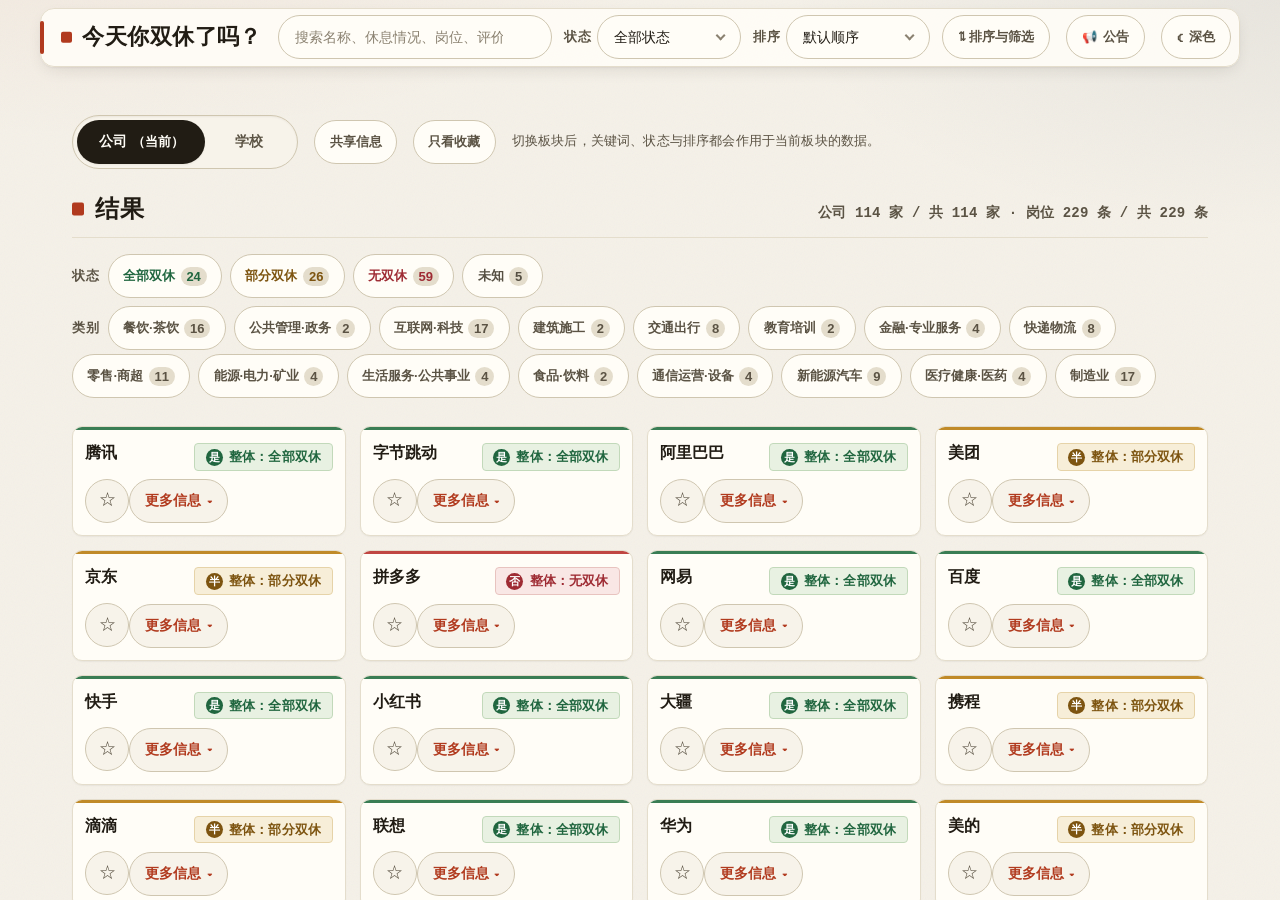
<file: index.html>
<!DOCTYPE html>
<html lang="zh-CN">
<head>
<meta charset="UTF-8">
<meta name="viewport" content="width=device-width, initial-scale=1">
<meta name="color-scheme" content="light dark">
<meta name="theme-color" content="#f5f1e8" media="(prefers-color-scheme: light)">
<meta name="theme-color" content="#14110d" media="(prefers-color-scheme: dark)">
<meta name="description" content="今天你双休了吗？纯静态站点入口，自动跳转到 web/index.html。">
<title>今天你双休了吗？— 入口</title>
<!-- GitHub Pages 入口（docs/SPEC.md §2.1）：只做跳转，不承载业务逻辑、不写死数据。 -->
<meta http-equiv="refresh" content="0; url=web/index.html">
<style>
  :root {
    color-scheme: light dark;
    --bg: #f5f1e8;
    --surface: #fffdf7;
    --border: #e4ddcc;
    --text: #211c14;
    --text-2: #5b5344;
    --accent: #b13a1e;
    --accent-hover: #8f2d15;
    --radius: 14px;
    --shadow: 0 1px 2px rgba(33, 26, 15, 0.05), 0 6px 18px -6px rgba(33, 26, 15, 0.14);
    --font-display: "Noto Serif SC", "Source Han Serif SC", "Source Han Serif CN",
      "STZhongsong", "STSong", "SimSun", serif;
  }
  @media (prefers-color-scheme: dark) {
    :root {
      --bg: #14110d;
      --surface: #1c1813;
      --border: #322c22;
      --text: #f0e9da;
      --text-2: #b3a992;
      --accent: #ff8a5f;
      --accent-hover: #ffa17e;
      --shadow: 0 1px 2px rgba(0, 0, 0, 0.45), 0 12px 32px -16px rgba(0, 0, 0, 0.7);
    }
  }
  * { box-sizing: border-box; }
  body {
    margin: 0;
    min-height: 100vh;
    display: grid;
    place-items: center;
    padding: 1.5rem;
    background-color: var(--bg);
    background-image:
      radial-gradient(900px 380px at 8% -8%, rgba(177, 58, 30, 0.08), transparent 62%),
      radial-gradient(700px 320px at 100% 0%, rgba(31, 42, 66, 0.06), transparent 55%);
    background-repeat: no-repeat;
    color: var(--text);
    font-family: -apple-system, BlinkMacSystemFont, "Segoe UI", "PingFang SC", "Hiragino Sans GB",
      "Microsoft YaHei", "Noto Sans SC", sans-serif;
    font-size: 16px;
    line-height: 1.75;
    letter-spacing: 0.01em;
    text-align: center;
  }
  .box {
    width: min(100%, 32rem);
    padding: clamp(1.75rem, 5vw, 2.75rem) clamp(1.25rem, 5vw, 2.25rem);
    border: 1px solid var(--border);
    border-radius: var(--radius);
    background: var(--surface);
    box-shadow: var(--shadow);
  }
  h1 {
    margin: 0 0 0.5rem;
    font-family: var(--font-display);
    font-weight: 900;
    font-size: 1.5rem;
    line-height: 1.35;
    letter-spacing: 0.02em;
  }
  h1::before {
    content: "";
    display: inline-block;
    width: 0.52em;
    height: 0.52em;
    margin-right: 0.45em;
    border-radius: 2px;
    background: var(--accent);
    transform: translateY(-0.06em);
  }
  p { margin: 0 0 1.5rem; color: var(--text-2); font-size: 0.9375rem; }
  a.enter {
    display: inline-flex;
    align-items: center;
    justify-content: center;
    min-height: 44px;
    padding: 0.6rem 1.4rem;
    border-radius: 6px;
    background: var(--accent);
    color: #fffaf4;
    font-weight: 600;
    text-decoration: none;
  }
  @media (prefers-color-scheme: dark) {
    a.enter { color: #2b1206; }
  }
  a.enter:hover { background: var(--accent-hover); }
  a.enter:focus-visible { outline: 3px solid var(--accent); outline-offset: 3px; }
  @media (prefers-reduced-motion: reduce) { * { transition: none !important; animation: none !important; } }
</style>
</head>
<body>
<main class="box">
  <h1>今天你双休了吗？</h1>
  <p>正在进入站点（web/index.html）。如果没有自动跳转，请点击下面的链接。</p>
  <a class="enter" href="web/index.html">点击这里进入</a>
</main>
</body>
</html>
</file>
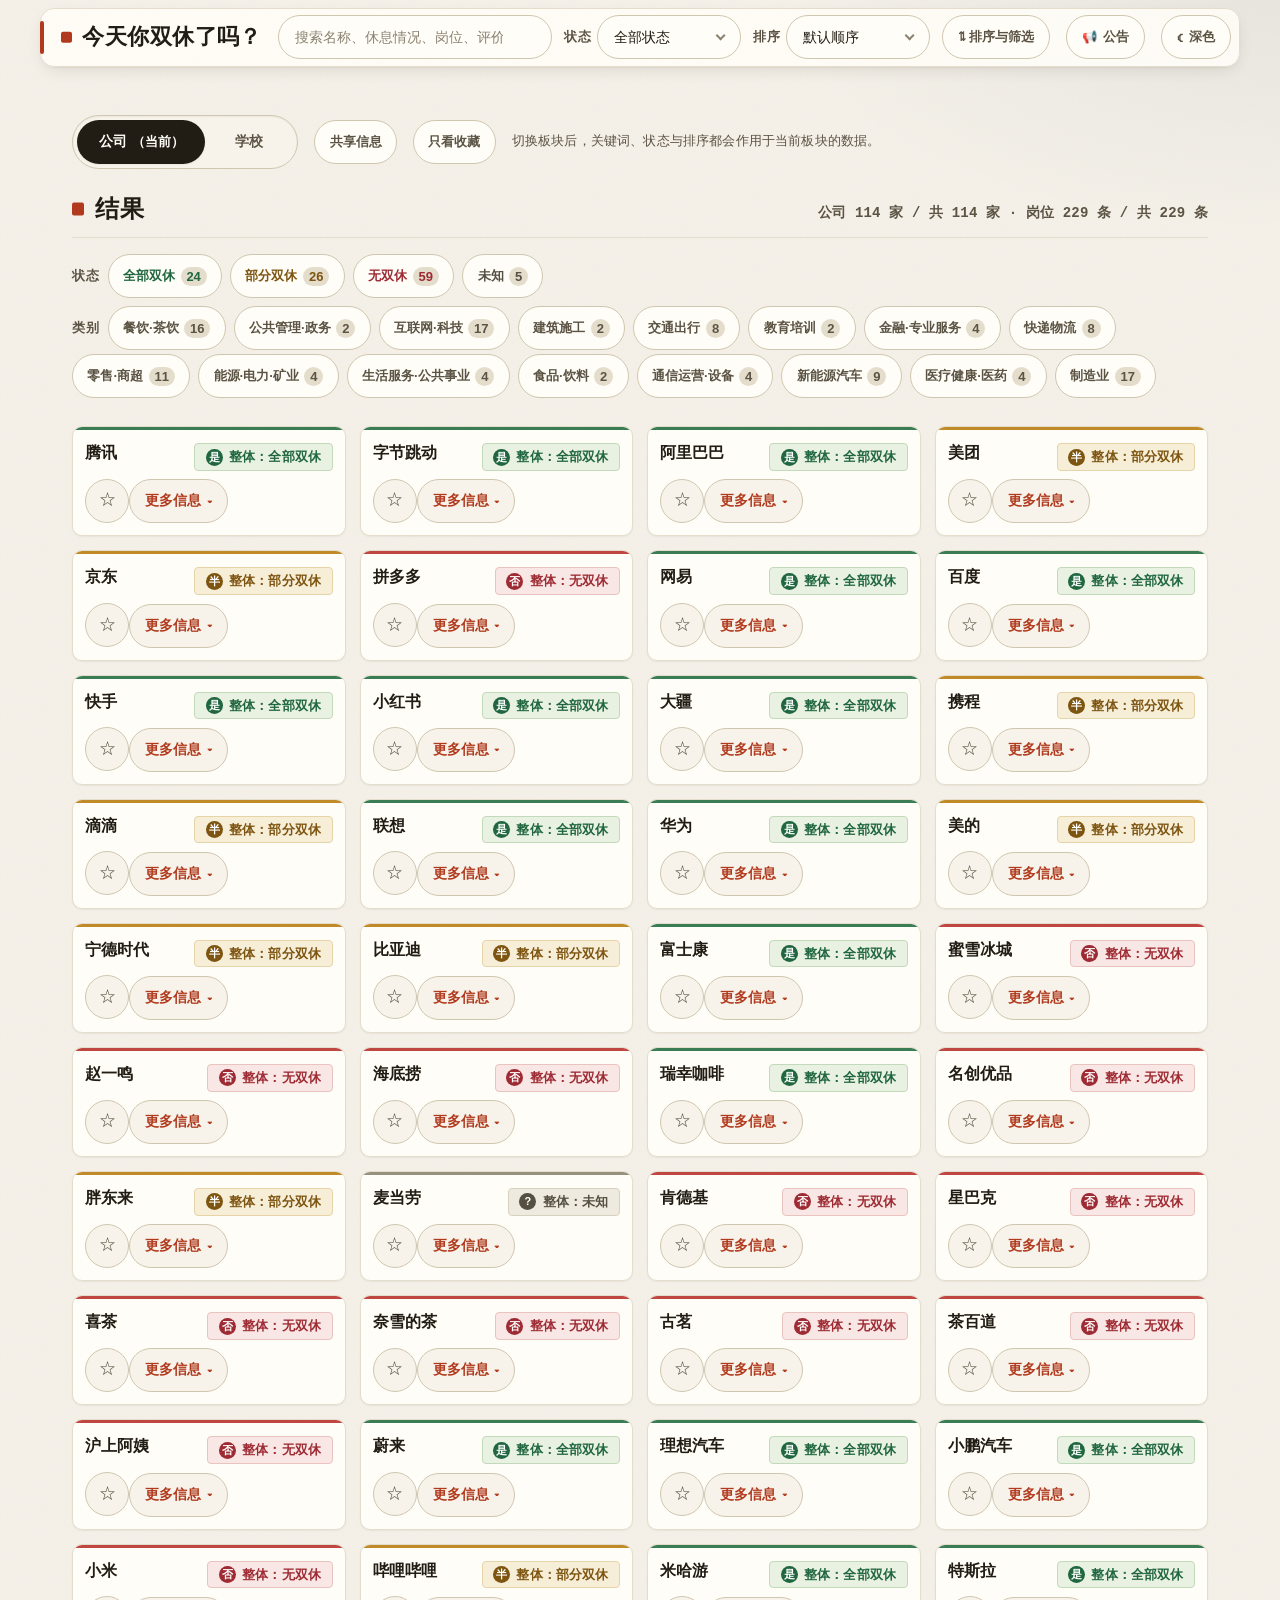
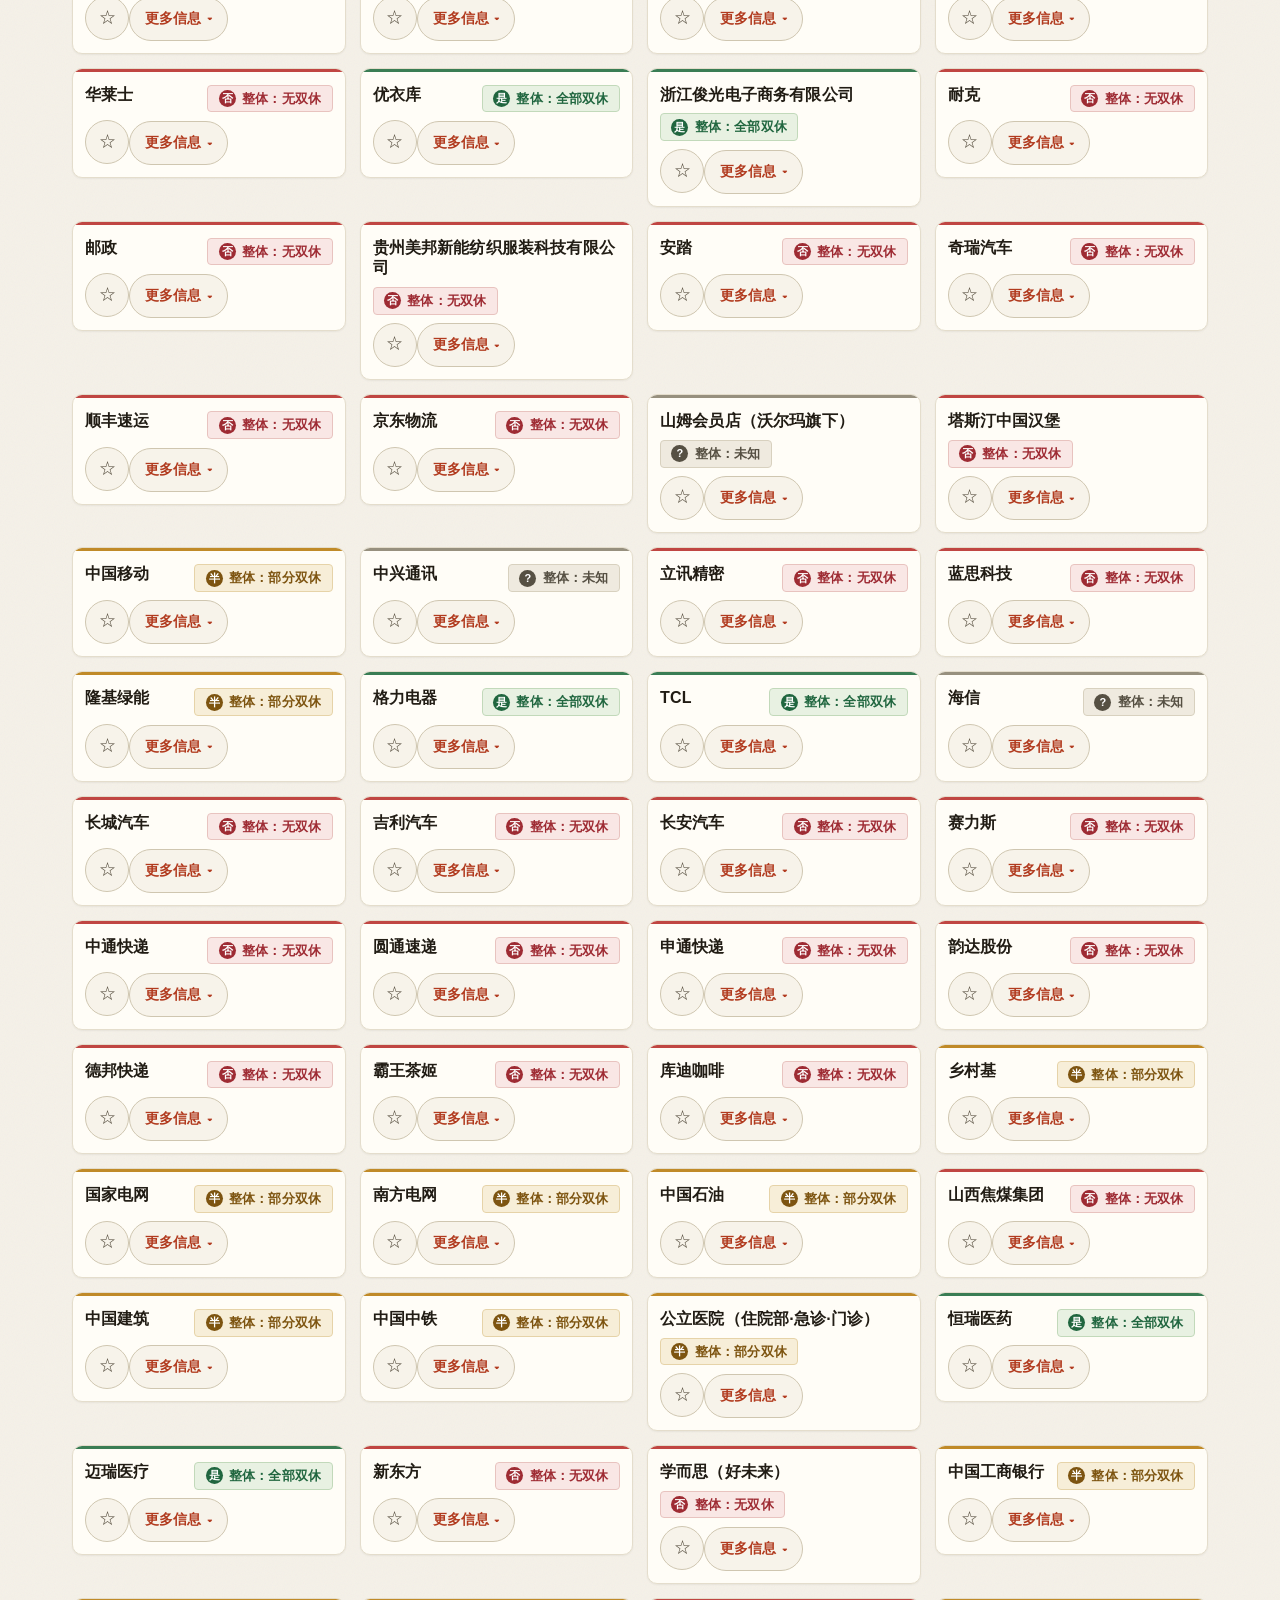
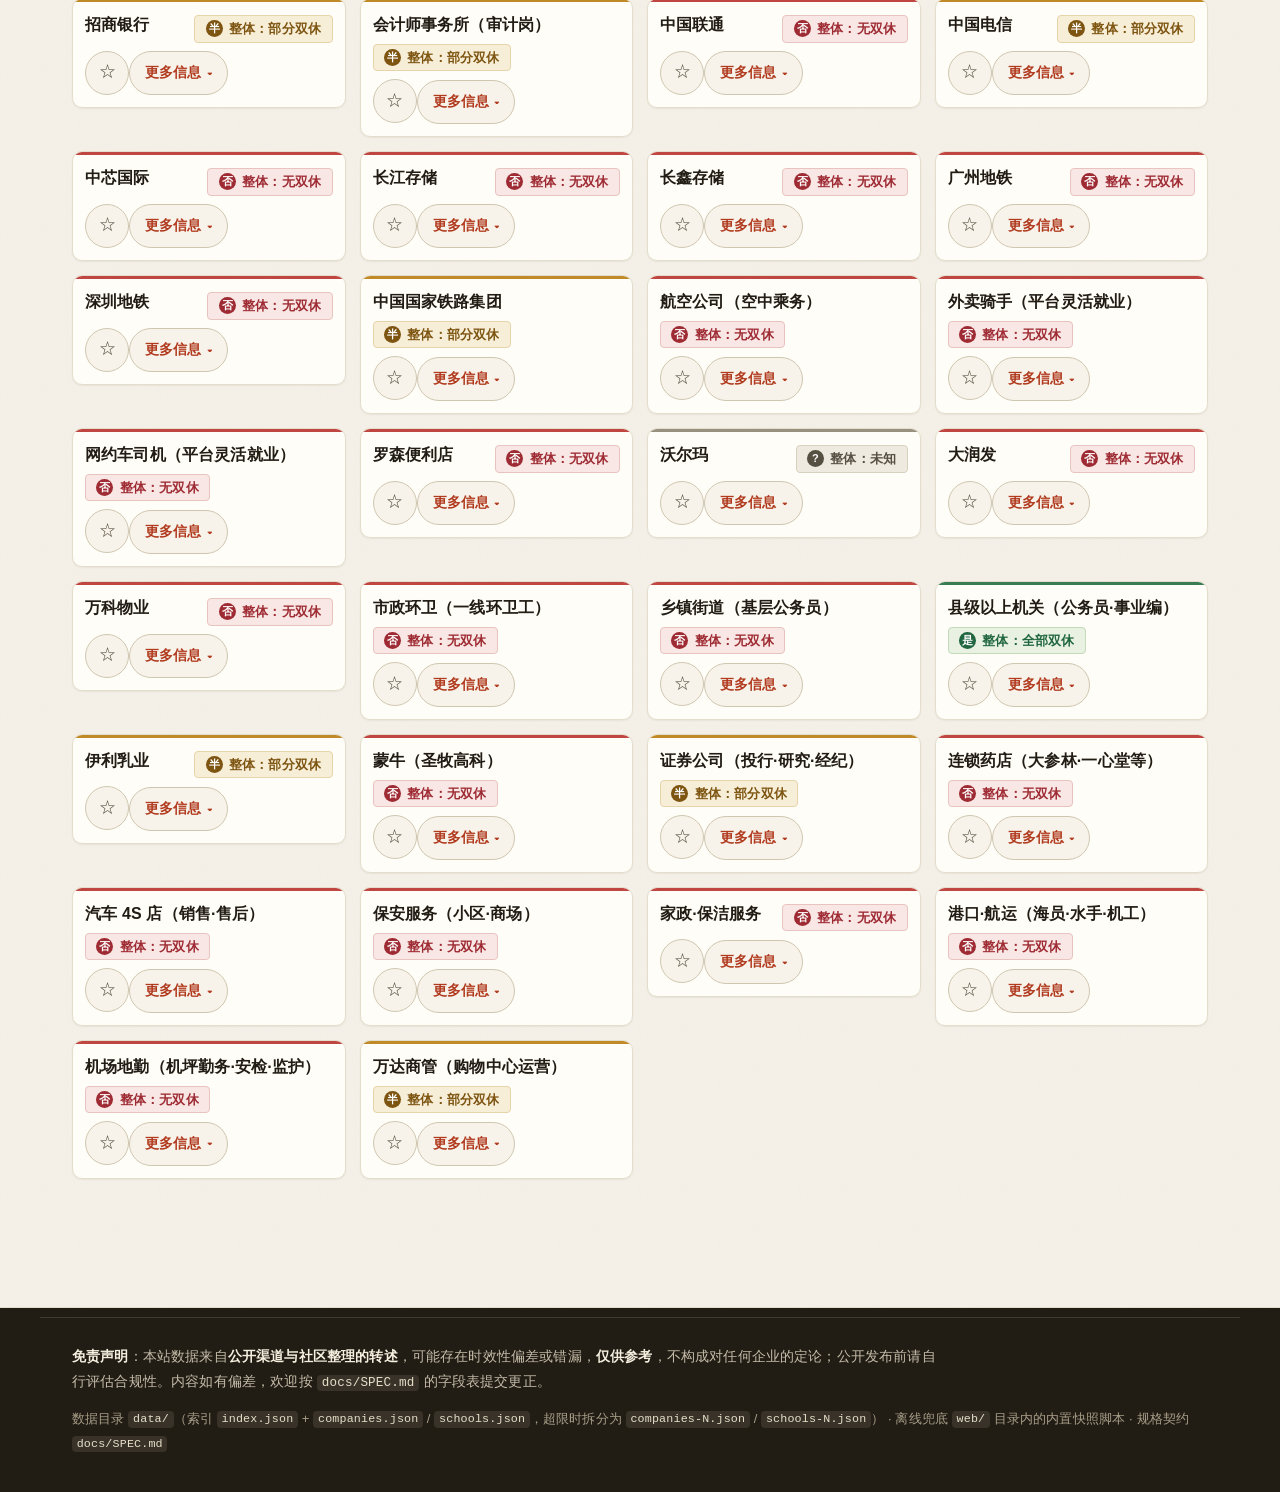
<file: web/index.html>
<!DOCTYPE html>
<html lang="zh-CN">
<head>
<meta charset="UTF-8">
<meta name="viewport" content="width=device-width, initial-scale=1">
<meta name="color-scheme" content="light dark">
<meta name="theme-color" content="#f5f6fa" media="(prefers-color-scheme: light)">
<meta name="theme-color" content="#0e1016" media="(prefers-color-scheme: dark)">
<meta name="description" content="今天你双休了吗？公司板块与学校板块，按键渲染的纯静态查询站点：数据来自 data/index.json 索引的分片文件，零依赖、零外链、可离线打开。">
<title>今天你双休了吗？— 公司与学校双休情况查询</title>
<script>
/* 主题引导：在样式表加载前解析 <html data-theme>，避免深色用户首帧闪白（FOUC）。
   优先 localStorage 手动选择；未选择时跟随系统 prefers-color-scheme。
   file:// 或隐私模式下 localStorage 可能抛异常：忽略即可，CSS 默认浅色。 */
(function () {
  try {
    var t = localStorage.getItem('shuangxiu-theme');
    if (t !== 'dark' && t !== 'light') {
      t = window.matchMedia && window.matchMedia('(prefers-color-scheme: dark)').matches ? 'dark' : 'light';
    }
    document.documentElement.setAttribute('data-theme', t);
  } catch (e) { /* 保持默认浅色 */ }
})();
</script>
<link rel="stylesheet" href="styles.css">
<!-- 空 data URI 图标：避免本地服务器与 Pages 上产生 favicon.ico 404 噪音；data: 不是外链 -->
<link rel="icon" href="data:,">
</head>
<body class="app">

<a class="skip-link" href="#board-root">跳到条目列表</a>

<!-- ===== 站点页头（F1）：吸顶悬浮药丸 = 标题 + 搜索/状态/排序工具栏 + 主题切换 ===== -->
<header class="site-header">
  <div class="wrap site-header__inner">
    <div class="site-header__brand">
      <h1 class="site-title">今天你双休了吗？</h1>
    </div>

    <!-- 工具栏（F6 / F7 / F8）：整合进药丸，随页头吸顶；字段 id 冻结，脚本无需改动 -->
    <div class="toolbar" id="toolbar">
      <div class="toolbar__inner" role="search" aria-label="搜索、筛选与排序">
        <div class="field field--search">
          <label class="field__label" for="search-input">关键词</label>
          <div class="input-wrap">
            <input class="input input--search" id="search-input" name="q" type="search"
                   placeholder="搜索名称、休息情况、岗位、评价…"
                   autocomplete="off" spellcheck="false" enterkeyhint="search" aria-keyshortcuts="Escape"
                   aria-describedby="search-hint">
            <button class="input__clear" id="search-clear" type="button" aria-label="清空关键词" hidden>
              <span aria-hidden="true">×</span>
            </button>
          </div>
          <span class="sr-only" id="search-hint">关键词。按 Esc 键可清空</span>
        </div>

        <!-- 无该键可筛选时由脚本加 hidden -->
        <div class="field" id="status-filter">
          <label class="field__label" for="status-filter-select">状态</label>
          <div class="select-wrap">
            <select class="input" id="status-filter-select" name="status">
              <option value="">全部状态</option>
            </select>
          </div>
        </div>

        <div class="field">
          <label class="field__label" for="sort-select">排序</label>
          <div class="select-wrap">
            <select class="input" id="sort-select" name="sort">
              <option value="default">默认顺序</option>
            </select>
          </div>
        </div>

        <!-- 排序与筛选按钮：弹出面板（排序方式 + 状态筛选 chips），与上方两个下拉共享同一状态 -->
        <div class="field field--sortfilter">
          <button class="sortfilter-btn" id="sortfilter-btn" type="button"
                  aria-haspopup="true" aria-expanded="false" aria-controls="sortfilter-panel">
            <span class="sortfilter-btn__glyph" aria-hidden="true">⇅</span>
            <span class="sortfilter-btn__label" id="sortfilter-label">排序与筛选</span>
          </button>
          <div class="sortfilter-panel" id="sortfilter-panel" hidden>
            <div class="sortfilter-group">
              <p class="sortfilter-group__title">排序</p>
              <div class="sortfilter-chips" id="sortfilter-sorts"></div>
            </div>
            <div class="sortfilter-group" id="sortfilter-status-group" hidden>
              <p class="sortfilter-group__title">状态筛选</p>
              <div class="sortfilter-chips" id="sortfilter-status"></div>
            </div>
            <div class="sortfilter-group" id="sortfilter-category-group" hidden>
              <p class="sortfilter-group__title">分类筛选</p>
              <div class="sortfilter-chips" id="sortfilter-category"></div>
            </div>
          </div>
        </div>
      </div>
    </div>

    <!-- 公告按钮：点开弹窗展示公告内容（原公告栏改版） -->
    <button class="announce-btn" id="announce-btn" type="button"
            aria-haspopup="dialog" aria-expanded="false" aria-controls="announce-modal">
      <span class="announce-btn__glyph" aria-hidden="true">📢</span>
      <span class="announce-btn__text">公告</span>
    </button>

    <button class="theme-toggle" id="theme-toggle" type="button" aria-pressed="false" aria-label="切换到深色主题">
      <span class="theme-toggle__glyph" aria-hidden="true"></span>
      <span class="theme-toggle__text">深色</span>
    </button>
  </div>
</header>

<noscript>
  <div class="wrap">
    <p class="notice notice--warn">本站需要启用 JavaScript 才能读取 <code>data/index.json</code> 索引的分片数据并展示条目列表。</p>
  </div>
</noscript>

<main class="wrap app-main">

  <!-- ===== 板块切换（F5）：文字标识 + aria-pressed；URL 参数 board 由脚本同步 ===== -->
  <section class="board-bar" aria-labelledby="board-title">
    <h2 class="sr-only" id="board-title">选择板块</h2>
    <div class="board-switch" id="board-switch" role="group" aria-label="板块切换">
      <button class="board-switch__btn" type="button" data-board="companies" aria-pressed="true">公司</button>
      <button class="board-switch__btn" type="button" data-board="schools" aria-pressed="false">学校</button>
    </div>
    <!-- 共享信息开关：开启后合并展示 data/userdata_*.json（所有人可提交的社区共享数据，带「共享」徽标） -->
    <button class="chip" id="shared-toggle" type="button" aria-pressed="false"
            title="开启后合并展示所有人共享的信息（data/userdata_*.json），条目带「共享」徽标">
      共享信息
    </button>
    <!-- 收藏开关：只显示已星标条目；收藏清单存本机 localStorage（favNames），无收藏时由脚本隐藏 -->
    <button class="chip" id="fav-toggle" type="button" aria-pressed="false"
            title="只显示已收藏（星标）的条目；收藏清单保存在本机浏览器">
      只看收藏
    </button>
    <p class="board-bar__hint">切换板块后，关键词、状态与排序都会作用于当前板块的数据。</p>
  </section>

  <!-- ===== 结果区（F9 计数 + F10 四类状态 + F3/F4 挂载点） ===== -->
  <section class="results" id="results" aria-labelledby="results-title">
    <div class="section-head">
      <h2 class="section-title" id="results-title">结果</h2>
      <p class="result-count" id="result-count" aria-live="polite" aria-atomic="true">0 / 0</p>
    </div>

    <!-- 统计概览条：状态/分类计数 chips（点击即筛选），由脚本按当前板块渲染 -->
    <div class="stats-strip" id="stats-strip" hidden></div>

    <div class="board-root-holder">
      <div class="state-region" id="state-region">
        <!-- 状态一：加载中 -->
        <div class="state-panel state-panel--loading" id="state-loading" role="status">
          <span class="spinner" aria-hidden="true"></span>
          <p class="state-panel__title">正在加载数据…</p>
          <p class="state-panel__hint">先读取索引 <code>data/index.json</code>，再按索引顺序合并分片。</p>
        </div>

        <!-- 状态二：空结果（含清除筛选） -->
        <div class="state-panel state-panel--empty" id="state-empty" hidden>
          <span class="state-panel__icon" aria-hidden="true">∅</span>
          <p class="state-panel__title">没有符合条件的条目</p>
          <p class="state-panel__hint">试试减少关键词，或清除状态筛选后重新查看。</p>
          <button class="btn btn--primary" id="empty-clear" type="button">清除筛选</button>
        </div>

        <!-- 状态三：加载失败（含重试） -->
        <div class="state-panel state-panel--error" id="state-error" role="alert" hidden>
          <span class="state-panel__icon" aria-hidden="true">!</span>
          <p class="state-panel__title">数据加载失败</p>
          <p class="state-panel__hint" id="error-message">无法读取 <code>data/index.json</code>。请确认通过本地静态服务器访问本页，并检查数据文件是否存在。</p>
          <button class="btn btn--primary" id="retry-button" type="button">重试</button>
        </div>
      </div>

      <!-- 当前板块内容挂载点：由脚本向其中写入 .card-grid 与 .entry 卡片 -->
      <div class="board-root" id="board-root" aria-busy="true"></div>
    </div>
  </section>
</main>

<!-- 离线快照提示（SPEC §4.3）：file:// 下由脚本移除 hidden；右上角常驻 toast，可手动关闭 -->
<div class="offline-toast" id="offline-note" role="status" hidden>
  <span class="offline-toast__icon" aria-hidden="true">i</span>
  <div class="offline-toast__body">
    <p class="offline-toast__title">离线快照模式</p>
    <p class="offline-toast__hint">浏览器不允许以 <code>file://</code> 读取 <code>data/*.json</code>，当前展示内置只读快照。要查看最新数据，请在仓库根目录运行 <code>python -m http.server 8000</code> 后访问 <code>web/index.html</code>。</p>
  </div>
  <button class="offline-toast__close" id="offline-note-close" type="button" aria-label="关闭离线快照提示">
    <span aria-hidden="true">×</span>
  </button>
</div>

<footer class="site-footer">
  <div class="wrap site-footer__inner">
    <p class="site-footer__note">
      <strong>免责声明</strong>：本站数据来自<strong>公开渠道与社区整理的转述</strong>，可能存在时效性偏差或错漏，<strong>仅供参考</strong>，不构成对任何企业的定论；公开发布前请自行评估合规性。内容如有偏差，欢迎按 <code>docs/SPEC.md</code> 的字段表提交更正。
    </p>
    <p class="site-footer__meta">
      数据目录 <code>data/</code>（索引 <code>index.json</code> + <code>companies.json</code> / <code>schools.json</code>，超限时拆分为 <code>companies-N.json</code> / <code>schools-N.json</code>） ·
      离线兜底 <code>web/</code> 目录内的内置快照脚本 ·
      规格契约 <code>docs/SPEC.md</code>
    </p>
  </div>
</footer>

<!-- ===== 公告弹窗：由页头「公告」按钮触发；内容来自仓库根目录 gonggao.txt（已并入，源文本可删除） ===== -->
<div class="announce-modal" id="announce-modal" role="dialog" aria-modal="true" aria-labelledby="announce-modal-title" hidden>
  <div class="announce-modal__card">
    <header class="announce-modal__head">
      <h2 class="announce-modal__title" id="announce-modal-title">
        <span class="announce-modal__tag" aria-hidden="true">公告</span>
        十分欢迎您为双休项目添砖加瓦
      </h2>
      <button class="announce-modal__close" id="announce-modal-close" type="button" aria-label="关闭公告">
        <span aria-hidden="true">×</span>
      </button>
    </header>
    <div class="announce-modal__body">
      <ul class="announce-modal__list">
        <li>如果你想直接在网页端参与编辑，你需要准备一个 GitHub API key，但是在此之前，你需要拿到编辑权限。</li>
        <li>你可以向 <a href="mailto:realsxproject@outlook.com">realsxproject@outlook.com</a> 发送请求，其中包括保证不会对项目进行破坏，否则将会回收你的权限。</li>
        <li>当然你认为这很麻烦，你也可以直接把你所知道的信息发送到这个邮箱，也可以提交 issues，我将在看到后的第一时间同步更改。</li>
        <li>你必须在更改的时候遵循 json 文件的规范，并且不能随意碰相关的网页代码。</li>
        <li>十分建议将所有更改写入 <code>/data/userdata_*.json</code> 的文件，并且不要修改别人的更改，不允许打广告。</li>
      </ul>
      <p class="announce-modal__outro">再次感谢你为此项目做的贡献。</p>
    </div>
  </div>
</div>

<!-- ===== F13 / F14 全屏详情抽屉与评论（SPEC v1.3 §4.1 DOM 钩子 + §4.7）：默认 hidden，由脚本控制 =====
     语义归属：SPEC §4.1 / §4.7.1 把 role="dialog" / aria-modal="true" 冻结在抽屉容器 #drawer 上，故此处落在 #drawer；
     #drawer-panel 为内容面板（额外 BEM 类 .detail-panel 仅用于样式），其 aria-labelledby 同样指向抽屉标题。 -->
<div class="detail-overlay" id="drawer" role="dialog" aria-modal="true" aria-labelledby="drawer-title" hidden>
  <div class="detail-panel" id="drawer-panel" aria-labelledby="drawer-title">
    <header class="detail__head">
      <h2 class="detail__title" id="drawer-title">条目详情</h2>
      <button class="detail__close" id="drawer-close" type="button" aria-label="关闭">
        <span class="detail__close-glyph" aria-hidden="true">×</span>
      </button>
    </header>

    <!-- 条目完整按键渲染内容挂载点（§4.2 / §4.7.2 第 1 条）：由脚本写入 -->
    <div class="detail__body" id="drawer-body"></div>

    <!-- 评论区（§4.7.2 第 2 条）：#comment-list 为空时显示 .comment-empty（初始为空骨架，故不带 hidden） -->
    <section class="detail__comments" aria-labelledby="detail-comments-title">
      <h3 class="detail__comments-title" id="detail-comments-title">评论</h3>
      <ul class="comment-list" id="comment-list"></ul>
      <p class="comment-empty">暂无评论</p>

      <!-- 写评论表单（§4.7.2 第 3 条 / §4.7.4）：提交拼成预填 GitHub Issue 链接，不写 data/ -->
      <form class="comment-form" id="comment-form" novalidate>
        <div class="comment-form__field">
          <label class="comment-form__label" for="comment-content">评论内容（必填，最多 1000 字）</label>
          <textarea class="comment-form__text" id="comment-content" name="content" rows="4" maxlength="1000" required
                    placeholder="写下你了解的休息情况、岗位差异或补充信息…"></textarea>
        </div>
        <div class="comment-form__field">
          <label class="comment-form__label" for="comment-nickname">昵称（可选，最多 40 字）</label>
          <input class="comment-form__nick" id="comment-nickname" name="nickname" type="text" maxlength="40"
                 autocomplete="nickname" placeholder="留空则显示「匿名」">
        </div>
        <button class="comment-form__submit" id="comment-submit" type="submit" disabled>提交评论</button>
        <p class="comment-form__hint comment-form__hint--warn" id="comment-notice">需先在 data/index.json 的 site.repo 填写你的仓库</p>
      </form>
    </section>

    <!-- ===== 共享信息表单：提交 → GitHub Issue → 仓库 Action 校验后写入 data/userdata_*.json =====
         页面零密钥：写入由服务端（GitHub Actions）完成，浏览器不持有任何 token -->
    <section class="detail__shared" aria-labelledby="detail-shared-title">
      <h3 class="detail__shared-title" id="detail-shared-title">共享我了解的信息</h3>
      <p class="detail__shared-hint">提交后经仓库的 GitHub Action 自动校验并写入 <code>data/userdata_*.json</code>，站点将带「共享」徽标展示。页面不持有任何密钥。</p>
      <form class="comment-form" id="shared-form" novalidate>
        <div class="comment-form__field">
          <label class="comment-form__label" for="shared-status">双休情况（必选）</label>
          <div class="select-wrap">
            <select class="input" id="shared-status" name="status">
              <option value="是">双休（周末正常休息）</option>
              <option value="否">无双休</option>
              <option value="大小周">大小周</option>
              <option value="不清楚">不清楚</option>
            </select>
          </div>
        </div>
        <div class="comment-form__field">
          <label class="comment-form__label" for="shared-job">岗位 / 班级（可选，最多 80 字）</label>
          <input class="comment-form__nick" id="shared-job" name="job" type="text" maxlength="80"
                 placeholder="如：后端开发 / 高一（不填则记录为整体情况）">
        </div>
        <div class="comment-form__field">
          <label class="comment-form__label" for="shared-text">说明（必填，最多 1000 字）</label>
          <textarea class="comment-form__text" id="shared-text" name="text" rows="4" maxlength="1000" required
                    placeholder="描述真实的作息安排，如每周休息时间、加班/补课情况…"></textarea>
        </div>
        <div class="comment-form__field">
          <label class="comment-form__label" for="shared-nick">昵称（可选，最多 40 字）</label>
          <input class="comment-form__nick" id="shared-nick" name="nick" type="text" maxlength="40"
                 autocomplete="nickname" placeholder="留空则显示「匿名」">
        </div>
        <button class="comment-form__submit" id="shared-submit" type="submit" disabled>提交共享信息</button>
        <p class="comment-form__hint comment-form__hint--warn" id="shared-notice">需先在 data/index.json 的 site.repo 填写你的仓库</p>
      </form>
    </section>
  </div>
</div>

<!-- 卡片与触发控件的冻结属性（SPEC v1.3 §4.1）：卡片根 data-entry="<条目名称>"、「更多信息」触发控件
     <button type="button" data-more="<条目名称>">。下列 <template> 是属性契约的静态声明，脚本按键渲染时按同样形态输出；
     template 内容不进入文档树，不影响渲染、查询与计数。 -->
<template id="tpl-entry-card">
  <article class="entry entry--company" data-entry="条目名称">
    <div class="entry__head">
      <h3 class="entry__title">条目名称</h3>
      <div class="entry__actions">
        <button class="entry__more" type="button" data-more="条目名称" aria-expanded="false" aria-controls="drawer">更多信息</button>
      </div>
    </div>
  </article>
</template>

<!-- 脚本顺序冻结（SPEC §2.2 / §4.3）：先引入离线快照脚本（暴露 window.SHUANGXIU_SNAPSHOT），再引入页面逻辑脚本 -->
<script src="data-snapshot.js" defer></script>
<script src="app.js" defer></script>
</body>
</html>
</file>
<file: web/styles.css>
@charset "UTF-8";
/* =========================================================================
   今天你双休了吗？ — web/styles.css（SPEC v1.2）
   纯手写 CSS，零依赖、零外链：无 @import、无外链字体/图片、无 CDN。

   视觉方向（档案卷宗 / editorial-archive × industrial）：
   「记录」主题 —— 暖纸底、墨色文字、衬线展示标题、朱砂印章红作为唯一强调色，
   噪点颗粒 + 双径向渐变做氛围层，等宽数字与发丝边框呼应「档案台账」。
   记忆点：衬线标题前的朱砂印记方块 + 卡片顶部的四态状态色条。

   目录：1 设计令牌  2 基础重置与工具类  3 页头  4 板块切换  5 工具栏控件
         6 结果计数  7 状态面板（加载/空/失败/离线）  8 卡片与条目
         9 按键渲染输出（分组 / 岗位块 / 键值行 / 评价引用 / 空状态）
         10 页脚  11 响应式三档  12 深色模式  13 动效降级  14 强制颜色
         15 入场编排（一次性页面加载序列）
   ========================================================================= */

/* ---------- 1. 设计令牌 ---------- */
:root {
  /* 主题由 <html data-theme="light|dark"> 决定：默认浅色；深色令牌见第 12 节的属性选择器块 */
  color-scheme: light;

  /* 版心与间距节奏（流式） */
  --wrap-max: 1200px;
  --sp-1: 0.25rem;
  --sp-2: 0.5rem;
  --sp-3: 0.75rem;
  --sp-4: 1rem;
  --sp-5: 1.5rem;
  --sp-6: 2rem;
  --sp-7: clamp(2rem, 5vw, 3.5rem);

  /* 圆角：档案卷宗用小圆角，锐利但不生硬 */
  --radius-xs: 4px;
  --radius-sm: 6px;
  --radius: 10px;
  --radius-lg: 14px;
  --radius-pill: 999px;

  /* 字体栈（全部系统字体，不加载任何 webfont）：
     展示字用中文衬线栈（卷宗标题感），正文保持黑体系保证小字号可读性 */
  --font-display: "Noto Serif SC", "Source Han Serif SC", "Source Han Serif CN",
    "STZhongsong", "STSong", "SimSun", serif;
  --font-sans: -apple-system, BlinkMacSystemFont, "Segoe UI", "PingFang SC",
    "Hiragino Sans GB", "Microsoft YaHei", "Noto Sans SC", "Source Han Sans SC",
    "WenQuanYi Micro Hei", "Helvetica Neue", Arial, sans-serif;
  --font-mono: ui-monospace, SFMono-Regular, "SF Mono", Menlo, Consolas,
    "Liberation Mono", "Courier New", monospace;

  /* 字号与行高节奏（行高 >= 1.6） */
  --fs-body: clamp(0.9375rem, 0.92rem + 0.12vw, 1rem);
  --fs-h1: clamp(1.75rem, 1.2rem + 2.2vw, 2.5rem);
  --fs-h2: clamp(1.0625rem, 1rem + 0.35vw, 1.25rem);
  --fs-sm: 0.875rem;
  --fs-xs: 0.8125rem;
  --lh-body: 1.75;
  --lh-tight: 1.3;

  /* 浅色主题：暖纸灰阶 + 朱砂印泥红（唯一强调色） */
  --bg: #f5f1e8;
  --bg-glow-1: rgba(177, 58, 30, 0.07);
  --bg-glow-2: rgba(31, 42, 66, 0.06);
  --surface: #fffdf7;
  --surface-2: #f7f3ea;
  --surface-3: #efeadd;
  --surface-sunken: #f2eee3;
  --border: #e4ddcc;
  --border-strong: #cfc6b0;
  --text: #211c14;
  --text-2: #5b5344;
  --text-3: #8b8271;

  --accent: #b13a1e;
  --accent-hover: #8f2d15;
  --accent-soft: #f7e4dc;
  --accent-contrast: #fffaf4;
  --ring: 0 0 0 3px rgba(177, 58, 30, 0.28);

  /* 状态标签色（颜色只是冗余信号，始终与文字或字形同时出现） */
  --yes-fg: #20663f;
  --yes-bg: #e8f1e2;
  --yes-bd: #c2d9ba;
  --yes-dot: #3a7d54;
  --yes-glyph: #ffffff;
  --no-fg: #9e2b33;
  --no-bg: #f9e7e5;
  --no-bd: #e8c3bf;
  --no-dot: #c04642;
  --no-glyph: #ffffff;
  --partial-fg: #7d5410;
  --partial-bg: #f7eed8;
  --partial-bd: #e6d3a8;
  --partial-dot: #c08a28;
  --partial-glyph: #ffffff;
  --unknown-fg: #565043;
  --unknown-bg: #efeadf;
  --unknown-bd: #d8d1bf;
  --unknown-dot: #97907e;
  --unknown-glyph: #ffffff;

  /* 离线提示条 */
  --warn-fg: #7d5410;
  --warn-bg: #f7eed8;
  --warn-bd: #e0cb9d;

  /* 三级阴影（带暖调环境色，避免纯黑的死板） */
  --shadow-1: 0 1px 2px rgba(33, 26, 15, 0.06);
  --shadow-2: 0 1px 2px rgba(33, 26, 15, 0.05), 0 6px 18px -6px rgba(33, 26, 15, 0.14);
  --shadow-3: 0 2px 4px rgba(33, 26, 15, 0.06), 0 18px 40px -12px rgba(33, 26, 15, 0.24);
  --sticky-bg: rgba(255, 253, 247, 0.88);

  --dur: 180ms;
  --ease: cubic-bezier(0.22, 0.61, 0.36, 1);
  --ease-out: cubic-bezier(0.16, 1, 0.3, 1);
}

/* ---------- 2. 基础重置与工具类 ---------- */
*,
*::before,
*::after { box-sizing: border-box; }

html {
  -webkit-text-size-adjust: 100%;
  text-size-adjust: 100%;
  scroll-behavior: smooth;
}

/* 氛围层：暖纸底 + 双径向渐变（朱砂/墨蓝各一角）+ feTurbulence 噪点颗粒。
   噪点以内联 data URI 实现（无外链），直接叠进 body 背景层，不引入额外 DOM。 */
body.app {
  margin: 0;
  font-family: var(--font-sans);
  font-size: var(--fs-body);
  line-height: var(--lh-body);
  letter-spacing: 0.01em;
  color: var(--text);
  background-color: var(--bg);
  background-image:
    url("data:image/svg+xml,%3Csvg xmlns='http://www.w3.org/2000/svg' width='160' height='160'%3E%3Cfilter id='n'%3E%3CfeTurbulence type='fractalNoise' baseFrequency='0.9' numOctaves='2'/%3E%3C/filter%3E%3Crect width='160' height='160' filter='url(%23n)' opacity='0.045'/%3E%3C/svg%3E"),
    radial-gradient(1100px 480px at 6% -8%, var(--bg-glow-1), transparent 62%),
    radial-gradient(900px 420px at 100% 0%, var(--bg-glow-2), transparent 55%);
  background-repeat: repeat, no-repeat, no-repeat;
  overflow-x: clip;
  -webkit-font-smoothing: antialiased;
  -moz-osx-font-smoothing: grayscale;
}

h1, h2, h3, h4, p, dl, dd, ol, ul, figure { margin: 0; }
ol, ul { padding: 0; list-style: none; }
img { max-width: 100%; height: auto; }

a { color: var(--accent); text-underline-offset: 0.2em; }
a:hover { color: var(--accent-hover); }

:focus-visible {
  outline: 3px solid var(--accent);
  outline-offset: 2px;
  border-radius: var(--radius-xs);
}

code {
  padding: 0.1em 0.4em;
  border-radius: var(--radius-xs);
  background: var(--surface-3);
  font-family: var(--font-mono);
  font-size: 0.9em;
  word-break: break-word;
}

.wrap {
  width: 100%;
  max-width: var(--wrap-max);
  margin-inline: auto;
  padding-inline: clamp(1rem, 4vw, 2rem);
}

.sr-only {
  position: absolute;
  width: 1px;
  height: 1px;
  margin: -1px;
  padding: 0;
  overflow: hidden;
  clip-path: inset(50%);
  white-space: nowrap;
  border: 0;
}

.skip-link {
  position: absolute;
  top: 0.5rem;
  left: 0.5rem;
  z-index: 100;
  padding: 0.6rem 1rem;
  border-radius: var(--radius-sm);
  background: var(--accent);
  color: var(--accent-contrast);
  font-size: var(--fs-sm);
  font-weight: 600;
  text-decoration: none;
  transform: translateY(-160%);
  transition: transform var(--dur) var(--ease);
}
.skip-link:focus-visible { transform: translateY(0); }

.app-main {
  display: block;
  padding-bottom: clamp(2rem, 6vw, 4rem);
}

/* 朱砂印记方块：标题前的统一符号语言（纯装饰，aria-hidden 由语义保证——纯 CSS content 不进无障碍树） */
.site-title::before,
.section-title::before {
  content: "";
  display: inline-block;
  width: 0.52em;
  height: 0.52em;
  margin-right: 0.45em;
  border-radius: 2px;
  background: var(--accent);
  transform: translateY(-0.06em);
}

/* ---------- 3. 页头：吸顶档案抬头（F1） ----------
   吸顶悬浮卡：纸面 + 发丝边 + 左侧朱砂竖条；标题用衬线展示字。
   移动端降级为大圆角卡片。 */
.site-header {
  position: sticky;
  top: 0;
  z-index: 40;
  padding-block: var(--sp-2) var(--sp-3);
}
.site-header__inner {
  position: relative;
  display: flex;
  flex-wrap: wrap;
  align-items: center;
  justify-content: space-between;
  gap: var(--sp-2) var(--sp-4);
  padding: 0.4rem 0.5rem 0.4rem 1.25rem;
  border: 1px solid var(--border);
  border-radius: var(--radius-lg);
  background: var(--sticky-bg);
  -webkit-backdrop-filter: blur(14px) saturate(150%);
  backdrop-filter: blur(14px) saturate(150%);
  box-shadow: var(--shadow-2);
}
/* 档案标签：左侧朱砂竖条（盖在圆角内侧，上下留出圆角半径） */
.site-header__inner::before {
  content: "";
  position: absolute;
  left: -1px;
  top: 12px;
  bottom: 12px;
  width: 4px;
  border-radius: var(--radius-pill);
  background: var(--accent);
}
.site-header__brand { min-width: 0; }
.site-title {
  font-family: var(--font-display);
  font-size: clamp(1.125rem, 1rem + 0.6vw, 1.375rem);
  font-weight: 900;
  line-height: var(--lh-tight);
  letter-spacing: 0.02em;
  white-space: nowrap;
}
/* 移动端：药丸换行后改用大圆角卡片，避免两端出现尴尬的半圆缺口 */
@media (max-width: 900px) {
  .site-header__inner { border-radius: var(--radius-lg); padding: var(--sp-3) var(--sp-4); }
  .site-header__inner::before { top: 14px; bottom: 14px; }
}

/* 主题切换按钮：页头内的小胶囊；字形与文字由 CSS 按 <html data-theme> 切换，
   JS 只负责改属性与 aria-label（字形是冗余信号，文字始终存在，符合 F5 同款约定） */
.theme-toggle {
  display: inline-flex;
  align-items: center;
  gap: 0.35rem;
  min-height: 44px;
  padding: 0.35rem 0.95rem;
  border: 1px solid var(--border-strong);
  border-radius: var(--radius-pill);
  background: var(--surface);
  color: var(--text-2);
  font-family: inherit;
  font-size: var(--fs-xs);
  font-weight: 700;
  white-space: nowrap;
  cursor: pointer;
  touch-action: manipulation;
  transition: background-color var(--dur) var(--ease), color var(--dur) var(--ease),
    border-color var(--dur) var(--ease), box-shadow var(--dur) var(--ease);
}
.theme-toggle:hover { border-color: var(--accent); color: var(--accent); background: var(--accent-soft); }
.theme-toggle:focus-visible { outline: 3px solid var(--accent); outline-offset: 2px; }
.theme-toggle__glyph::before { content: "☾"; font-size: 0.95em; line-height: 1; }      /* 当前浅色 → 提示切到深色 */
html[data-theme="dark"] .theme-toggle__glyph::before { content: "☀"; }               /* 当前深色 → 提示切到浅色 */

.notice {
  margin-block: var(--sp-4);
  padding: var(--sp-3) var(--sp-4);
  border: 1px solid var(--border-strong);
  border-radius: var(--radius-sm);
  background: var(--surface);
  font-size: var(--fs-sm);
  color: var(--text-2);
}
.notice--warn { border-color: var(--warn-bd); background: var(--warn-bg); color: var(--warn-fg); }

/* ---------- 3b. 公告：页头按钮 + 弹窗 ----------
   页头胶囊按钮与 theme-toggle 同款视觉；弹窗为居中纸面卡片（朱砂左条 + 印记标签）。 */
.announce-btn {
  display: inline-flex;
  align-items: center;
  gap: 0.35rem;
  min-height: 44px;
  padding: 0.35rem 0.95rem;
  border: 1px solid var(--border-strong);
  border-radius: var(--radius-pill);
  background: var(--surface);
  color: var(--text-2);
  font-family: inherit;
  font-size: var(--fs-xs);
  font-weight: 700;
  white-space: nowrap;
  cursor: pointer;
  transition: color 0.15s ease, border-color 0.15s ease, background 0.15s ease;
}
.announce-btn:hover { color: var(--accent); border-color: var(--accent); }
.announce-btn[aria-expanded="true"] { background: var(--accent-soft); color: var(--accent); border-color: var(--accent); }
.announce-btn__glyph { font-size: 0.95em; line-height: 1; }

.announce-modal {
  position: fixed;
  inset: 0;
  z-index: 60;
  display: flex;
  align-items: center;
  justify-content: center;
  padding: var(--sp-4);
  background: rgba(27, 21, 12, 0.45);
  backdrop-filter: blur(2px);
  -webkit-backdrop-filter: blur(2px);
}
.announce-modal[hidden] { display: none; }
.announce-modal__card {
  width: min(40rem, 100%);
  max-height: min(80vh, 44rem);
  display: flex;
  flex-direction: column;
  overflow: hidden;
  border: 1px solid var(--border);
  border-left: 3px solid var(--accent);
  border-radius: var(--radius-lg);
  background: var(--surface);
  box-shadow: var(--shadow-2, 0 18px 48px rgba(27, 21, 12, 0.28));
}
.announce-modal__head {
  display: flex;
  align-items: flex-start;
  justify-content: space-between;
  gap: var(--sp-3);
  padding: var(--sp-4) var(--sp-4) var(--sp-3);
  border-bottom: 1px solid var(--border);
}
.announce-modal__title {
  display: flex;
  align-items: center;
  gap: 0.65rem;
  margin: 0;
  font-family: var(--font-display);
  font-size: var(--fs-h2);
  line-height: 1.4;
  color: var(--text);
}
.announce-modal__tag {
  flex: none;
  padding: 0.15rem 0.65rem;
  border-radius: var(--radius-pill);
  background: var(--accent);
  color: var(--accent-contrast);
  font-family: inherit;
  font-size: var(--fs-xs);
  font-weight: 800;
  letter-spacing: 0.12em;
  line-height: 1.6;
}
.announce-modal__close {
  flex: none;
  display: inline-flex;
  align-items: center;
  justify-content: center;
  min-width: 44px;
  min-height: 44px;
  margin: -0.5rem -0.5rem 0 0;
  border: none;
  border-radius: var(--radius-pill);
  background: transparent;
  color: var(--text-2);
  font-size: 1.35rem;
  line-height: 1;
  cursor: pointer;
  transition: color 0.15s ease, background 0.15s ease;
}
.announce-modal__close:hover { color: var(--accent); background: var(--accent-soft); }
.announce-modal__body {
  overflow-y: auto;
  padding: var(--sp-3) var(--sp-4) var(--sp-4);
  font-size: var(--fs-sm);
  line-height: 1.8;
  color: var(--text);
}
.announce-modal__list {
  margin-block: 0;
  padding-left: 1.2em;
  list-style: disc;
  display: grid;
  gap: 0.35rem;
}
.announce-modal__list li { padding-left: 0.2em; }
.announce-modal__list code { background: var(--accent-soft); }
.announce-modal__list a { font-weight: 600; text-decoration: underline; }
.announce-modal__outro { margin-top: var(--sp-3); color: var(--text-2); }
@media (prefers-reduced-motion: reduce) {
  .announce-btn, .announce-modal__close { transition: none; }
}

/* ---------- 4. 板块切换（F5） ---------- */
.board-bar {
  display: flex;
  flex-wrap: wrap;
  align-items: center;
  gap: var(--sp-3) var(--sp-4);
  margin-block: clamp(1.5rem, 4vw, 2.25rem) var(--sp-5);
}
.board-switch {
  display: inline-flex;
  padding: 4px;
  border: 1px solid var(--border-strong);
  border-radius: var(--radius-pill);
  background: var(--surface-2);
  box-shadow: inset 0 1px 2px rgba(33, 26, 15, 0.05);
}
.board-switch__btn {
  min-height: 44px;
  min-width: 5.5rem;
  padding: 0.5rem 1.35rem;
  border: 0;
  border-radius: var(--radius-pill);
  background: transparent;
  color: var(--text-2);
  font-family: inherit;
  font-size: var(--fs-sm);
  font-weight: 700;
  letter-spacing: 0.02em;
  cursor: pointer;
  transition: background-color var(--dur) var(--ease), color var(--dur) var(--ease),
    box-shadow var(--dur) var(--ease);
}
.board-switch__btn:hover { color: var(--text); }
/* 选中态 = 墨块反白（档案标签感），比淡底描边更醒目 */
.board-switch__btn[aria-pressed="true"] {
  background: var(--text);
  color: var(--surface);
  box-shadow: var(--shadow-1);
}
/* F5 冻结要求：当前板块必须有文字标识，不得只靠颜色（脚本只需维护 aria-pressed） */
.board-switch__btn[aria-pressed="true"]::after {
  content: "（当前）";
  margin-left: 0.35em;
  font-size: var(--fs-xs);
  font-weight: 600;
  letter-spacing: 0;
}
/* A11Y2：提示文字需 >= 4.5:1（浅色 --text-3 不足），改用 --text-2 */
.board-bar__hint { font-size: var(--fs-xs); color: var(--text-2); }

/* ---------- 5. 工具栏与控件（F6 / F7 / F8，已整合进页头） ----------
   .toolbar 去卡片化：透明、无边界，作为页头内的弹性一行；随页头吸顶 */
.toolbar {
  display: flex;
  flex: 1 1 auto;
  min-width: 0;
}
.toolbar__inner {
  display: flex;
  flex-wrap: wrap;
  align-items: center;
  gap: var(--sp-2) var(--sp-3);
  min-width: 0;
  width: 100%;
}
.field { display: flex; flex-direction: row; align-items: center; gap: 0.4rem; min-width: 0; }
.field[hidden] { display: none; }
.field__label {
  flex: none;
  font-size: var(--fs-xs);
  font-weight: 600;
  color: var(--text-2);
  letter-spacing: 0.02em;
}
/* 关键词标签视觉隐藏：占位符已自解释；程序化 label 保留（sr-only 同款剪裁） */
.field--search .field__label {
  position: absolute;
  width: 1px;
  height: 1px;
  margin: -1px;
  padding: 0;
  overflow: hidden;
  clip-path: inset(50%);
  white-space: nowrap;
  border: 0;
}
.field--search { flex: 1 1 14rem; }
.field--search .input-wrap { flex: 1 1 auto; }
/* 状态/排序：固定宽度的紧凑下拉 */
.field .select-wrap { width: 9rem; }
@media (max-width: 900px) {
  .field .select-wrap { width: 8rem; }
}
.input {
  width: 100%;
  min-width: 0;
  min-height: 44px;
  padding: 0.5rem 1rem;
  border: 1px solid var(--border-strong);
  border-radius: var(--radius-pill);
  background: var(--surface);
  color: var(--text);
  font-family: inherit;
  font-size: var(--fs-sm);
  line-height: 1.5;
  transition: border-color var(--dur) var(--ease), box-shadow var(--dur) var(--ease),
    background-color var(--dur) var(--ease);
}
.input::placeholder { color: var(--text-3); }
.input:hover { border-color: var(--text-3); }
.input:focus { outline: none; }
.input:focus-visible { border-color: var(--accent); box-shadow: var(--ring); outline: none; }

.input-wrap { position: relative; display: block; }
.input--search { padding-right: 2.75rem; appearance: none; -webkit-appearance: none; }
.input--search::-webkit-search-cancel-button,
.input--search::-webkit-search-decoration { appearance: none; -webkit-appearance: none; }
.input__clear {
  position: absolute;
  top: 50%;
  right: 0.375rem;
  transform: translateY(-50%);
  display: grid;
  place-items: center;
  width: 2.25rem;
  height: 2.25rem;
  border: 0;
  border-radius: var(--radius-pill);
  background: var(--surface-3);
  color: var(--text-2);
  font-size: 1.125rem;
  line-height: 1;
  cursor: pointer;
  transition: background-color var(--dur) var(--ease), color var(--dur) var(--ease);
}
.input__clear:hover { background: var(--accent-soft); color: var(--accent); }
.input__clear[hidden] { display: none; }

/* 自绘下拉箭头：纯 CSS 三角，避免任何 SVG / 外部图片 */
.select-wrap { position: relative; display: block; }
.select-wrap::after {
  content: "";
  position: absolute;
  top: 50%;
  right: 1.05rem;
  width: 0.45rem;
  height: 0.45rem;
  border-right: 2px solid var(--text-3);
  border-bottom: 2px solid var(--text-3);
  transform: translateY(-70%) rotate(45deg);
  pointer-events: none;
  transition: border-color var(--dur) var(--ease);
}
.select-wrap:hover::after { border-color: var(--accent); }
.select-wrap .input { appearance: none; -webkit-appearance: none; padding-right: 2.25rem; cursor: pointer; }

.btn {
  display: inline-flex;
  align-items: center;
  justify-content: center;
  gap: 0.4rem;
  min-height: 44px;
  padding: 0.5rem 1.1rem;
  border: 1px solid transparent;
  border-radius: var(--radius-sm);
  background: var(--surface-3);
  color: var(--text);
  font-family: inherit;
  font-size: var(--fs-sm);
  font-weight: 600;
  white-space: nowrap;
  text-decoration: none;
  cursor: pointer;
  touch-action: manipulation;
  transition: background-color var(--dur) var(--ease), color var(--dur) var(--ease),
    border-color var(--dur) var(--ease), box-shadow var(--dur) var(--ease), transform var(--dur) var(--ease);
}
.btn:hover { transform: translateY(-1px); box-shadow: var(--shadow-2); }
.btn:active { transform: translateY(0); box-shadow: var(--shadow-1); }
.btn--primary { background: var(--accent); color: var(--accent-contrast); box-shadow: var(--shadow-1); }
.btn--primary:hover { background: var(--accent-hover); }

/* 快捷筛选标签（可选）：由脚本按键渲染时按需生成 */
.chip {
  display: inline-flex;
  align-items: center;
  gap: 0.35rem;
  min-height: 44px;
  padding: 0.35rem 0.9rem;
  border: 1px solid var(--border-strong);
  border-radius: var(--radius-pill);
  background: var(--surface);
  color: var(--text-2);
  font-family: inherit;
  font-size: var(--fs-xs);
  font-weight: 600;
  cursor: pointer;
  transition: background-color var(--dur) var(--ease), color var(--dur) var(--ease),
    border-color var(--dur) var(--ease);
}
.chip:hover { border-color: var(--accent); color: var(--accent); }
.chip[aria-pressed="true"] { background: var(--accent-soft); border-color: var(--accent); color: var(--accent); }

/* 排序与筛选按钮（工具栏弹出面板）：按钮 = 胶囊；面板 = 纸面卡片，chips 复用 .chip */
.field--sortfilter { position: relative; flex: 0 0 auto; }
.sortfilter-btn {
  display: inline-flex;
  align-items: center;
  gap: 0.35rem;
  min-height: 44px;
  padding: 0.35rem 0.95rem;
  border: 1px solid var(--border-strong);
  border-radius: var(--radius-pill);
  background: var(--surface);
  color: var(--text-2);
  font-family: inherit;
  font-size: var(--fs-xs);
  font-weight: 700;
  white-space: nowrap;
  cursor: pointer;
  touch-action: manipulation;
  transition: background-color var(--dur) var(--ease), color var(--dur) var(--ease),
    border-color var(--dur) var(--ease), box-shadow var(--dur) var(--ease);
}
.sortfilter-btn__glyph { font-size: 0.95em; line-height: 1; letter-spacing: -0.1em; }
.sortfilter-btn:hover { border-color: var(--accent); color: var(--accent); background: var(--accent-soft); }
.sortfilter-btn[aria-expanded="true"] {
  border-color: var(--accent);
  color: var(--accent);
  background: var(--accent-soft);
  box-shadow: var(--ring);
}
.sortfilter-btn:focus-visible { outline: 3px solid var(--accent); outline-offset: 2px; }
.sortfilter-panel {
  position: absolute;
  top: calc(100% + 0.4rem);
  right: 0;
  z-index: 45;
  display: grid;
  gap: var(--sp-3);
  width: min(17rem, calc(100vw - 2.5rem));
  padding: var(--sp-3);
  border: 1px solid var(--border);
  border-radius: var(--radius-lg);
  background: var(--surface);
  box-shadow: var(--shadow-3);
}
.sortfilter-panel[hidden] { display: none; }
.sortfilter-panel:not([hidden]) { animation: sx-panel-in 140ms var(--ease-out) both; }
@keyframes sx-panel-in {
  from { opacity: 0; transform: translateY(-4px); }
  to { opacity: 1; transform: none; }
}
.sortfilter-group { display: grid; gap: 0.4rem; min-width: 0; }
.sortfilter-group[hidden] { display: none; }
.sortfilter-group__title {
  font-size: var(--fs-xs);
  font-weight: 700;
  letter-spacing: 0.06em;
  color: var(--text-2);
}
.sortfilter-chips { display: flex; flex-wrap: wrap; gap: 0.35rem; min-width: 0; }
@media (prefers-reduced-motion: reduce) {
  .sortfilter-panel:not([hidden]) { animation: none; }
}

/* ---------- 6. 结果区与计数（F9） ---------- */
.results { display: block; }
.section-head {
  display: flex;
  flex-wrap: wrap;
  align-items: baseline;
  justify-content: space-between;
  gap: var(--sp-2) var(--sp-4);
  margin-bottom: var(--sp-4);
  /* 发丝双线：档案页眉的规则线语言 */
  border-bottom: 1px solid var(--border);
  padding-bottom: var(--sp-3);
}
/* rv4：同级 h2 统一字号（含 .sr-only 的「选择板块」h2），并保证 h1 > h2 > h3 在三档下都清晰；
   h2 用衬线展示字与页头呼应 */
.board-bar h2,
.section-title {
  font-family: var(--font-display);
  font-size: clamp(1.375rem, 1.15rem + 0.6vw, 1.5rem);
  font-weight: 900;
  letter-spacing: 0.02em;
  line-height: 1.35;
}
.section-title { color: var(--text); }
.result-count {
  font-family: var(--font-mono);
  font-variant-numeric: tabular-nums;
  font-size: var(--fs-sm);
  font-weight: 600;
  color: var(--text-2);
}

/* ---------- 7. 状态区（F10：加载 / 空结果 / 失败 / 离线） ---------- */
.state-region { display: grid; gap: var(--sp-3); }
.state-region:empty { display: none; }
.state-panel {
  display: flex;
  flex-direction: column;
  align-items: center;
  gap: var(--sp-2);
  padding: clamp(1.75rem, 5vw, 3rem) var(--sp-4);
  border: 1px solid var(--border);
  border-radius: var(--radius-lg);
  background: var(--surface);
  box-shadow: var(--shadow-1);
  text-align: center;
}
.state-panel[hidden] { display: none; }
.state-panel__icon {
  display: grid;
  place-items: center;
  width: 2.5rem;
  height: 2.5rem;
  margin-bottom: var(--sp-1);
  border-radius: var(--radius-pill);
  background: var(--surface-3);
  color: var(--text-3);
  font-size: 1.125rem;
  font-weight: 700;
  line-height: 1;
}
.state-panel__title { font-size: 1rem; font-weight: 700; }
.state-panel__hint { max-width: 40em; font-size: var(--fs-sm); color: var(--text-2); }
.state-panel .btn { margin-top: var(--sp-3); }
.state-panel--loading { border-style: dashed; border-color: var(--border-strong); box-shadow: none; }
.state-panel--error { border-color: var(--no-bd); background: var(--no-bg); }
.state-panel--error .state-panel__title { color: var(--no-fg); }
.state-panel--error .state-panel__icon { background: var(--no-dot); color: var(--no-glyph); }
.state-panel--empty { border-style: solid; }
.state-panel--empty .state-panel__icon { background: var(--surface-3); color: var(--text-3); }
/* 离线快照提示（SPEC §4.3）：右上角常驻 toast（可手动关闭），圆角纸面 + 朱砂左条 */
.offline-toast {
  position: fixed;
  top: clamp(0.75rem, 2vw, 1.25rem);
  right: clamp(0.75rem, 2vw, 1.25rem);
  z-index: 55;                       /* 高于页头 40，低于抽屉遮罩 60 */
  display: flex;
  align-items: flex-start;
  gap: 0.5rem;
  width: min(21rem, calc(100vw - 2rem));
  padding: 0.7rem 0.6rem 0.7rem 0.9rem;
  border: 1px solid var(--warn-bd);
  border-left: 3px solid var(--partial-dot);
  border-radius: var(--radius-lg);
  background: var(--sticky-bg);
  -webkit-backdrop-filter: blur(12px) saturate(150%);
  backdrop-filter: blur(12px) saturate(150%);
  box-shadow: var(--shadow-3);
  text-align: left;
}
.offline-toast[hidden] { display: none; }
.offline-toast__icon {
  display: grid;
  place-items: center;
  flex: none;
  width: 1.5rem;
  height: 1.5rem;
  margin-top: 0.1rem;
  border-radius: var(--radius-pill);
  background: var(--warn-bd);
  color: var(--warn-fg);
  font-size: 0.8125rem;
  font-weight: 800;
  line-height: 1;
}
.offline-toast__body { flex: 1 1 auto; min-width: 0; }
.offline-toast__title { font-size: var(--fs-xs); font-weight: 800; color: var(--warn-fg); letter-spacing: 0.02em; }
.offline-toast__hint {
  margin-top: 0.2rem;
  font-size: 0.75rem;
  line-height: 1.7;
  color: var(--text-2);
  overflow-wrap: anywhere;
}
.offline-toast code { background: rgba(255, 253, 247, 0.6); font-size: 0.92em; }
.offline-toast__close {
  display: grid;
  place-items: center;
  flex: none;
  width: 2rem;
  height: 2rem;
  border: 0;
  border-radius: var(--radius-pill);
  background: transparent;
  color: var(--text-2);
  font-size: 1.05rem;
  line-height: 1;
  cursor: pointer;
  touch-action: manipulation;
  transition: background-color var(--dur) var(--ease), color var(--dur) var(--ease);
}
.offline-toast__close:hover { background: var(--surface-3); color: var(--text); }
.offline-toast__close:focus-visible { outline: 3px solid var(--accent); outline-offset: 1px; }

.spinner {
  width: 2rem;
  height: 2rem;
  margin-bottom: var(--sp-1);
  border: 3px solid var(--accent-soft);
  border-top-color: var(--accent);
  border-radius: 50%;
  animation: sx-spin 900ms linear infinite;
}
@keyframes sx-spin { to { transform: rotate(360deg); } }

/* ---------- 8. 卡片网格与条目卡 ---------- */
.board-root-holder { display: block; min-width: 0; }
.board-root { display: block; min-width: 0; margin-top: var(--sp-4); }
.board-root:empty { margin-top: 0; }
.card-grid {
  display: grid;
  grid-template-columns: minmax(0, 1fr);
  gap: clamp(0.625rem, 1.5vw, 0.875rem);
  align-items: start;
}
/* 档案卡片：纸面 + 发丝边 + 顶部四态色条（如卷宗侧签） */
.entry {
  position: relative;
  overflow: hidden;
  display: flex;
  flex-direction: column;
  gap: var(--sp-3);
  min-width: 0;
  padding: calc(var(--sp-3) + 0.25rem) var(--sp-3) var(--sp-3);
  border: 1px solid var(--border);
  border-radius: var(--radius);
  background: var(--surface);
  box-shadow: var(--shadow-1);
  transition: transform var(--dur) var(--ease), box-shadow var(--dur) var(--ease),
    border-color var(--dur) var(--ease);
}
/* 顶部状态色条：颜色只是冗余信号，真正区分靠 .badge 的文字与字形 */
.entry::before {
  content: "";
  position: absolute;
  inset: 0 0 auto 0;
  height: 3px;
  background: var(--entry-accent, var(--border-strong));
}
.entry:hover,
.entry:focus-within {
  transform: translateY(-2px);
  border-color: var(--border-strong);
  box-shadow: var(--shadow-3);
}
.entry[data-status="yes"] { --entry-accent: var(--yes-dot); }
.entry[data-status="no"] { --entry-accent: var(--no-dot); }
.entry[data-status="partial"] { --entry-accent: var(--partial-dot); }
.entry[data-status="unknown"] { --entry-accent: var(--unknown-dot); }

.entry__head {
  display: flex;
  flex-wrap: wrap;
  align-items: flex-start;
  justify-content: space-between;
  gap: var(--sp-2) var(--sp-3);
  min-width: 0;
}
.entry__title {
  min-width: 0;
  font-size: clamp(1rem, 0.95rem + 0.3vw, 1.125rem);
  font-weight: 700;
  line-height: var(--lh-tight);
  overflow-wrap: anywhere;
}
.entry__badges { display: flex; flex-wrap: wrap; gap: 0.35rem; }

/* 状态徽标：颜色 + 文字（以及状态字形）双重区分 */
.badge {
  display: inline-flex;
  align-items: center;
  gap: 0.375rem;
  max-width: 100%;
  padding: 0.25rem 0.6rem;
  border: 1px solid var(--badge-bd, var(--border-strong));
  border-radius: var(--radius-xs);
  background: var(--badge-bg, var(--surface-3));
  color: var(--badge-fg, var(--text-2));
  font-size: var(--fs-xs);
  font-weight: 700;
  line-height: 1.35;
  white-space: nowrap;
}
.badge__text { overflow: hidden; text-overflow: ellipsis; }
.badge__glyph,
.badge__dot {
  display: inline-grid;
  place-items: center;
  flex: none;
  width: 1.0625rem;
  height: 1.0625rem;
  border-radius: var(--radius-pill);
  background: var(--badge-fg, var(--text-3));
  /* rv2：字形前景必须不透明（浅色=反转色 --*-glyph: #fff；深色=深色不透明值），
     避免深色下 --badge-bg（rgba 0.15~0.18）叠在同色底上导致字形不可见 */
  color: var(--badge-glyph-fg, var(--badge-bg, var(--surface)));
  font-size: 0.6875rem;
  font-weight: 700;
  line-height: 1;
}
.badge__dot { width: 0.5rem; height: 0.5rem; background: var(--badge-fg, var(--text-3)); }
/* --badge-glyph-fg = 字形前景（不透明）：浅色用白（--*-glyph），深色在 media 内改为深色不透明值 */
.badge--yes { --badge-fg: var(--yes-fg); --badge-bg: var(--yes-bg); --badge-bd: var(--yes-bd); --badge-glyph-fg: var(--yes-glyph); }
.badge--no { --badge-fg: var(--no-fg); --badge-bg: var(--no-bg); --badge-bd: var(--no-bd); --badge-glyph-fg: var(--no-glyph); }
.badge--partial { --badge-fg: var(--partial-fg); --badge-bg: var(--partial-bg); --badge-bd: var(--partial-bd); --badge-glyph-fg: var(--partial-glyph); }
.badge--unknown { --badge-fg: var(--unknown-fg); --badge-bg: var(--unknown-bg); --badge-bd: var(--unknown-bd); --badge-glyph-fg: var(--unknown-glyph); }
/* 共享条目徽标：强调色系（社区数据与官方数据的视觉区分；文字「共享」始终存在） */
.badge--shared { --badge-fg: var(--accent); --badge-bg: var(--accent-soft); --badge-bd: var(--border-strong); --badge-glyph-fg: var(--accent-contrast); }

/* ---------- 8b. 折叠交互（UI2）：整体状态灯 / 气泡 / 更多按钮 / 详情区 ----------
   契约（与 web/app.js 共用，不得改名）：
   span.entry__light.entry__light--green|yellow|red|unknown（必须并排可见文字标签）
   ul.bubbles > li.bubble；button.entry__more[aria-expanded][aria-controls]；
   div.entry__details[id]（折叠时带 hidden）。颜色只是冗余信号，文字始终存在。 */

/* 整体状态灯：胶囊 + 文字标签（对比度以「文字对卡片背景」为准，图形为补充信号） */
.entry__light {
  --light-fg: var(--text-2);
  --light-bg: var(--surface-3);
  --light-bd: var(--border-strong);
  --light-dot: var(--text-3);
  display: inline-flex;
  align-items: center;
  gap: 0.4rem;
  max-width: 100%;
  padding: 0.25rem 0.65rem;
  border: 1px solid var(--light-bd);
  border-radius: var(--radius-xs);
  background: var(--light-bg);
  color: var(--light-fg);
  font-size: var(--fs-xs);
  font-weight: 700;
  line-height: 1.35;
}
.entry__light--green { --light-fg: var(--yes-fg); --light-bg: var(--yes-bg); --light-bd: var(--yes-bd); --light-dot: var(--yes-fg); --light-glyph-fg: var(--yes-glyph); }
.entry__light--yellow { --light-fg: var(--partial-fg); --light-bg: var(--partial-bg); --light-bd: var(--partial-bd); --light-dot: var(--partial-fg); --light-glyph-fg: var(--partial-glyph); }
.entry__light--red { --light-fg: var(--no-fg); --light-bg: var(--no-bg); --light-bd: var(--no-bd); --light-dot: var(--no-fg); --light-glyph-fg: var(--no-glyph); }
.entry__light--unknown { --light-fg: var(--unknown-fg); --light-bg: var(--unknown-bg); --light-bd: var(--unknown-bd); --light-dot: var(--unknown-fg); --light-glyph-fg: var(--unknown-glyph); }
.entry__light__text,
.entry__light-text,
.entry__light-label { min-width: 0; overflow: hidden; text-overflow: ellipsis; white-space: nowrap; }
/* 纯圆点变体：默认隐藏，只有 .entry__light--dot 才显示；实心圆点对卡片背景 >= 3:1 */
.entry__light__dot,
.entry__light-dot { display: none; }
/* app.js 现用 .entry__light__glyph / .entry__light__text（双下划线），此处保留两种命名别名 */
.entry__light--dot .entry__light-dot,
.entry__light--dot .entry__light__dot {
  display: inline-block;
  flex: none;
  width: 0.625rem;
  height: 0.625rem;
  border-radius: var(--radius-pill);
  background: var(--light-dot);
  box-shadow: 0 0 0 1px rgba(255, 253, 247, 0.45);
}
/* 字形变体：复用徽标字形规格（文字 + 字形双重区分） */
.entry__light__glyph,
.entry__light-glyph {
  display: inline-grid;
  place-items: center;
  flex: none;
  width: 1.0625rem;
  height: 1.0625rem;
  border-radius: var(--radius-pill);
  background: var(--light-dot);
  /* 字形前景必须不透明：浅色用白、深色用深色实色，避免叠在同色淡底上不可读 */
  color: var(--light-glyph-fg, #ffffff);
  font-size: 0.6875rem;
  font-weight: 700;
  line-height: 1;
}

/* 气泡组（学校卡片）：轻量胶囊，可换行、不撑破卡片 */
.bubbles {
  display: flex;
  flex-wrap: wrap;
  gap: 0.375rem 0.4rem;
  min-width: 0;
}
.bubble {
  display: inline-flex;
  align-items: center;
  gap: 0.3rem;
  max-width: 100%;
  padding: 0.185rem 0.6rem;
  border: 1px solid var(--border);
  border-radius: var(--radius-pill);
  background: var(--surface-2);
  color: var(--text-2);
  font-size: var(--fs-xs);
  font-weight: 600;
  line-height: 1.55;
  overflow-wrap: anywhere;
}
/* 键名用 --text-2：在卡片浅底与四态淡底上文字对比度均 >= 4.5:1 */
.bubble__key { color: var(--text-2); font-weight: 600; }
.bubble__value { color: var(--text); font-weight: 700; overflow-wrap: anywhere; }
.bubble--yes { --bubble-fg: var(--yes-fg); --bubble-bd: var(--yes-bd); --bubble-bg: var(--yes-bg); }
.bubble--partial { --bubble-fg: var(--partial-fg); --bubble-bd: var(--partial-bd); --bubble-bg: var(--partial-bg); }
.bubble--no { --bubble-fg: var(--no-fg); --bubble-bd: var(--no-bd); --bubble-bg: var(--no-bg); }
.bubble--unknown { --bubble-fg: var(--unknown-fg); --bubble-bd: var(--unknown-bd); --bubble-bg: var(--unknown-bg); }
.bubble--yes,
.bubble--partial,
.bubble--no,
.bubble--unknown { border-color: var(--bubble-bd); background: var(--bubble-bg); color: var(--bubble-fg); }
/* 状态气泡内的键名与取值都用气泡自身的实色前景（不透明、对比度可验证）：
   层级差异靠字重（键名 600 / 取值 700）而非降低对比度 */
.bubble--yes .bubble__key,
.bubble--yes .bubble__value,
.bubble--partial .bubble__key,
.bubble--partial .bubble__value,
.bubble--no .bubble__key,
.bubble--no .bubble__value,
.bubble--unknown .bubble__key,
.bubble--unknown .bubble__value { color: inherit; }

/* 更多按钮：文字按钮形态，热区 >= 44px，hover/active/focus 均有反馈 */
.entry__more {
  display: inline-flex;
  align-items: center;
  justify-content: center;
  gap: 0.35rem;
  align-self: flex-start;
  min-height: 44px;
  padding: 0.4rem 0.95rem;
  border: 1px solid var(--border-strong);
  border-radius: var(--radius-pill);
  background: var(--surface-2);
  color: var(--accent);
  font-family: inherit;
  font-size: var(--fs-sm);
  font-weight: 600;
  white-space: nowrap;
  cursor: pointer;
  touch-action: manipulation;
  transition: background-color var(--dur) var(--ease), color var(--dur) var(--ease),
    border-color var(--dur) var(--ease), box-shadow var(--dur) var(--ease);
}
.entry__more::after {
  content: "▾";
  font-size: 0.75em;
  line-height: 1;
  transition: transform var(--dur) var(--ease);
}
.entry__more[aria-expanded="true"]::after { transform: rotate(180deg); }
.entry__more:hover { background: var(--accent-soft); border-color: var(--accent); color: var(--accent); }
.entry__more:active { background: var(--surface-3); }
.entry__more:focus-visible { outline: 3px solid var(--accent); outline-offset: 2px; }

/* 收藏星标：卡片头部星形切换按钮（aria-pressed 驱动实/空心，F5 冗余：颜色 + 字形双通道） */
.entry__fav {
  display: inline-flex;
  align-items: center;
  justify-content: center;
  width: 2.75rem;
  height: 2.75rem;
  border: 1px solid var(--border-strong);
  border-radius: var(--radius-pill);
  background: var(--surface-2);
  color: var(--text-2);
  font-family: inherit;
  font-size: 1.05rem;
  line-height: 1;
  cursor: pointer;
  touch-action: manipulation;
  transition: background-color var(--dur) var(--ease), color var(--dur) var(--ease),
    border-color var(--dur) var(--ease), transform var(--dur) var(--ease);
}
.entry__fav:hover { background: var(--accent-soft); border-color: var(--accent); color: var(--accent); }
.entry__fav:active { transform: scale(0.92); }
.entry__fav:focus-visible { outline: 3px solid var(--accent); outline-offset: 2px; }
.entry__fav[aria-pressed="true"] { color: var(--accent); border-color: var(--accent); }
.entry__fav-glyph { pointer-events: none; }

/* 详情区：展开时有独立分区（浅底 + 分隔线），首帧过渡 <= 200ms */
.entry__details {
  display: flex;
  flex-direction: column;
  gap: var(--sp-3);
  min-width: 0;
  margin-top: var(--sp-1);
  padding-top: var(--sp-3);
  border-top: 1px dashed var(--border-strong);
  overflow-wrap: anywhere;
}
.entry__details[hidden] { display: none; }
/* 展开分区：卡片内浅色底 + 内边距，与折叠态头部形成清晰分区 */
@media (min-width: 640px) {
  .entry__details {
    padding: var(--sp-3);
    border: 1px solid var(--border);
    border-radius: var(--radius-sm);
    background: var(--surface-2);
  }
}
/* 首帧过渡：透明度 + allow-discrete，总时长 <= 200ms（reduced-motion 下禁用） */
@supports (transition-behavior: allow-discrete) {
  .entry__details { transition: opacity 160ms var(--ease), display 160ms allow-discrete; }
}
@media (prefers-reduced-motion: reduce) {
  .entry__details,
  .entry__more,
  .entry__more::after { transition: none !important; }
}

/* 折叠态信息密度：折叠卡高度明显小于展开卡（脚本负责切换 hidden） */
@media (min-width: 640px) {
  .entry--collapsed { gap: var(--sp-2); }
  .entry--collapsed .entry__title { font-size: 1rem; }
}
/* ---------- 8c. 详情抽屉与评论（F13 / F14，SPEC v1.3 §4.7） ----------
   DOM 钩子（冻结）：#drawer / #drawer-panel / #drawer-close / #drawer-body /
   #comment-list / #comment-form / #comment-content / #comment-nickname /
   #comment-submit / #comment-notice；BEM 类仅用于样式。 */

/* 打开时锁定背景滚动（脚本在 body 上切换 .is-detail-open） */
body.is-detail-open { overflow: hidden; }

.detail-overlay {
  position: fixed;
  inset: 0;
  z-index: 60;
  display: flex;
  align-items: stretch;
  justify-content: flex-end;
  background: rgba(33, 26, 15, 0.45);
  -webkit-backdrop-filter: blur(2px);
  backdrop-filter: blur(2px);
}
.detail-overlay[hidden] { display: none; }
.detail-overlay:not([hidden]) { animation: sx-fade-in 140ms var(--ease) both; }

/* 抽屉 = 展开的卷宗页：纸面 + 左侧朱砂竖条 */
.detail-panel {
  position: relative;
  display: flex;
  flex-direction: column;
  width: min(720px, 92vw);
  max-width: 100%;
  height: 100%;
  max-height: 100vh;
  max-height: 100dvh;
  overflow-x: hidden;
  overflow-y: auto;
  overscroll-behavior: contain;
  border-left: 1px solid var(--border);
  background: var(--surface);
  box-shadow: var(--shadow-3);
}
.detail-panel::before {
  content: "";
  position: absolute;
  top: 0;
  bottom: 0;
  left: 0;
  width: 3px;
  background: var(--accent);
  z-index: 2;
}
.detail-overlay:not([hidden]) .detail-panel { animation: sx-drawer-in 180ms var(--ease) both; }
@keyframes sx-fade-in { from { opacity: 0; } to { opacity: 1; } }
@keyframes sx-drawer-in { from { opacity: 0; transform: translateX(1.5rem); } to { opacity: 1; transform: none; } }

/* 头部：标题 + 关闭按钮（热区 >= 44px） */
.detail__head {
  position: sticky;
  top: 0;
  z-index: 1;
  display: flex;
  align-items: flex-start;
  justify-content: space-between;
  gap: var(--sp-3);
  padding: var(--sp-4) var(--sp-4) var(--sp-3);
  border-bottom: 1px solid var(--border);
  background: var(--surface);
}
.detail__title {
  min-width: 0;
  font-family: var(--font-display);
  font-size: var(--fs-h2);
  font-weight: 900;
  line-height: 1.4;
  letter-spacing: 0.01em;
  overflow-wrap: anywhere;
}
.detail__close {
  display: inline-grid;
  place-items: center;
  flex: none;
  width: 44px;
  height: 44px;
  border: 1px solid var(--border-strong);
  border-radius: var(--radius-pill);
  background: var(--surface-2);
  color: var(--text-2);
  font-family: inherit;
  font-size: 1.25rem;
  line-height: 1;
  cursor: pointer;
  touch-action: manipulation;
  transition: background-color var(--dur) var(--ease), color var(--dur) var(--ease),
    border-color var(--dur) var(--ease), box-shadow var(--dur) var(--ease);
}
.detail__close:hover { background: var(--accent-soft); border-color: var(--accent); color: var(--accent); }
.detail__close:focus-visible { outline: 3px solid var(--accent); outline-offset: 2px; }
.detail__close-glyph { display: block; line-height: 1; }

/* 正文：条目完整按键渲染内容挂载点 */
.detail__body {
  display: flex;
  flex-direction: column;
  gap: var(--sp-3);
  min-width: 0;
  padding: var(--sp-4);
}

/* 评论区 */
.detail__comments {
  display: flex;
  flex-direction: column;
  gap: var(--sp-3);
  min-width: 0;
  padding: var(--sp-4);
  border-top: 1px solid var(--border);
  background: var(--surface-2);
}
.detail__comments-title {
  font-size: var(--fs-sm);
  font-weight: 700;
  letter-spacing: 0.04em;
  color: var(--text-2);
}
.comment-list { display: flex; flex-direction: column; gap: var(--sp-3); min-width: 0; }
.comment {
  display: flex;
  flex-direction: column;
  gap: 0.35rem;
  min-width: 0;
  padding: var(--sp-3);
  border: 1px solid var(--border);
  border-radius: var(--radius-sm);
  background: var(--surface);
}
.comment__head {
  display: flex;
  flex-wrap: wrap;
  gap: 0.25rem 0.5rem;
  font-size: var(--fs-xs);
  color: var(--text-2);
  overflow-wrap: anywhere;
}
.comment__no { font-family: var(--font-mono); font-weight: 700; color: var(--accent); }
.comment__nick { font-weight: 700; color: var(--text); }
.comment__date { font-family: var(--font-mono); color: var(--text-3); }
.comment__text {
  min-width: 0;
  font-size: var(--fs-sm);
  line-height: 1.8;
  color: var(--text);
  white-space: pre-wrap;
  overflow-wrap: anywhere;
}
.comment-empty {
  padding: var(--sp-3);
  border: 1px dashed var(--border-strong);
  border-radius: var(--radius-sm);
  font-size: var(--fs-xs);
  color: var(--text-2);
}
.comment-empty[hidden] { display: none; }

/* 条目提示（app.js 动态创建 #entry-notice）：深链失效/条目未找到等轻量提示，独立于评论区空态 */
.entry-notice {
  margin: 0;
  padding: var(--sp-2) var(--sp-3);
  border: 1px solid var(--warn-bd);
  border-left-width: 3px;
  border-radius: 0 var(--radius-sm) var(--radius-sm) 0;
  background: var(--warn-bg);
  font-size: var(--fs-xs);
  line-height: 1.7;
  color: var(--warn-fg);
  overflow-wrap: anywhere;
}
.entry-notice[hidden] { display: none; }

/* 写评论表单（#comment-form） */
.comment-form { display: flex; flex-direction: column; gap: var(--sp-3); min-width: 0; }
.comment-form__field { display: flex; flex-direction: column; gap: 0.35rem; min-width: 0; }
.comment-form__label { font-size: var(--fs-xs); font-weight: 600; color: var(--text-2); letter-spacing: 0.02em; }
.comment-form__text,
.comment-form__nick {
  width: 100%;
  min-width: 0;
  min-height: 44px;
  padding: 0.55rem 0.75rem;
  border: 1px solid var(--border-strong);
  border-radius: var(--radius-sm);
  background: var(--surface);
  color: var(--text);
  font-family: inherit;
  font-size: var(--fs-sm);
  line-height: 1.7;
  transition: border-color var(--dur) var(--ease), box-shadow var(--dur) var(--ease);
}
.comment-form__text { min-height: 6rem; resize: vertical; }
.comment-form__text::placeholder,
.comment-form__nick::placeholder { color: var(--text-3); }
.comment-form__text:focus-visible,
.comment-form__nick:focus-visible {
  border-color: var(--accent);
  outline: 3px solid var(--accent);
  outline-offset: 1px;
}
.comment-form__submit {
  display: inline-flex;
  align-items: center;
  justify-content: center;
  gap: 0.4rem;
  min-height: 44px;
  padding: 0.55rem 1.2rem;
  border: 1px solid transparent;
  border-radius: var(--radius-sm);
  background: var(--accent);
  color: var(--accent-contrast);
  font-family: inherit;
  font-size: var(--fs-sm);
  font-weight: 600;
  cursor: pointer;
  touch-action: manipulation;
  transition: background-color var(--dur) var(--ease), box-shadow var(--dur) var(--ease),
    transform var(--dur) var(--ease);
}
.comment-form__submit:hover:not(:disabled) { background: var(--accent-hover); box-shadow: var(--shadow-2); }
.comment-form__submit:active:not(:disabled) { transform: translateY(1px); }
.comment-form__submit:focus-visible { outline: 3px solid var(--accent); outline-offset: 2px; }
/* 禁用态（site.repo 未配置，SPEC §4.7.4 第 3 条） */
.comment-form__submit:disabled {
  background: var(--surface-3);
  border-color: var(--border-strong);
  color: var(--text-3);
  cursor: not-allowed;
  box-shadow: none;
  transform: none;
}
.comment-form__hint {
  display: block;
  padding: var(--sp-2) var(--sp-3);
  border-left: 3px solid var(--border-strong);
  border-radius: 0 var(--radius-xs) var(--radius-xs) 0;
  background: var(--surface-3);
  font-size: var(--fs-xs);
  line-height: 1.7;
  color: var(--text-2);
  overflow-wrap: anywhere;
}
.comment-form__hint--warn {
  border-left-color: var(--warn-bd);
  background: var(--warn-bg);
  color: var(--warn-fg);
}

/* 共享信息表单区（#shared-form）：复用 comment-form 全套控件样式，仅差异为外层区块 */
.detail__shared {
  display: flex;
  flex-direction: column;
  gap: var(--sp-3);
  min-width: 0;
  padding: var(--sp-4);
  border-top: 1px solid var(--border);
  background: var(--surface-2);
}
.detail__shared-title {
  font-size: var(--fs-sm);
  font-weight: 700;
  letter-spacing: 0.04em;
  color: var(--text-2);
}
.detail__shared-hint {
  max-width: 46em;
  font-size: var(--fs-xs);
  line-height: 1.8;
  color: var(--text-2);
  overflow-wrap: anywhere;
}
.detail__shared-hint code { font-size: 0.95em; }
.detail__shared .select-wrap { max-width: 22rem; }
@media (max-width: 639px) {
  .detail__shared { padding-inline: var(--sp-4); }
}

/* 移动端 < 640px：抽屉全屏铺满 */
@media (max-width: 639px) {
  .detail-overlay { justify-content: stretch; }
  .detail-panel { width: 100%; max-width: 100%; border-left: 0; }
  .comment-form__submit { width: 100%; }
  .detail__head,
  .detail__body,
  .detail__comments { padding-inline: var(--sp-4); }
}

/* ---------- 9. 按键渲染输出（对象分组 / 数组条目 / 岗位块 / 键值行） ---------- */
.kv-section { display: flex; flex-direction: column; gap: var(--sp-2); }
.kv-section > .kv-section__title,
.kv-section__title {
  font-size: var(--fs-xs);
  font-weight: 700;
  letter-spacing: 0.06em;
  /* A11Y2：13px/700 不属 WCAG 大号文字，按 4.5:1 要求用 --text-2 */
  color: var(--text-2);
}
.kv-section__list,
.kv-list { display: flex; flex-direction: column; gap: var(--sp-2); min-width: 0; }

.kv-block {
  display: flex;
  flex-direction: column;
  gap: var(--sp-2);
  min-width: 0;
  padding: var(--sp-3);
  border: 1px solid var(--border);
  border-radius: var(--radius-sm);
  background: var(--surface-2);
}
.kv-block__head {
  display: flex;
  flex-wrap: wrap;
  align-items: center;
  justify-content: space-between;
  gap: var(--sp-2);
  min-width: 0;
}
.kv-block__title { font-size: var(--fs-sm); font-weight: 700; overflow-wrap: anywhere; }
.kv-block__badges { display: flex; flex-wrap: wrap; gap: 0.35rem; }
.kv-block__body { display: flex; flex-direction: column; gap: var(--sp-2); min-width: 0; }

.kv-body,
.kv-rows { display: flex; flex-direction: column; gap: var(--sp-2); min-width: 0; }
.kv-row {
  display: grid;
  grid-template-columns: minmax(6.5rem, 9rem) minmax(0, 1fr);
  gap: 0.5rem var(--sp-3);
  align-items: start;
  min-width: 0;
}
/* 键名是有意义的正文文字（非装饰），按 WCAG AA 需 >= 4.5:1 */
.kv-row__key {
  font-size: var(--fs-xs);
  font-weight: 600;
  color: var(--text-2);
  letter-spacing: 0.02em;
  overflow-wrap: anywhere;
}
.kv-row__value {
  min-width: 0;
  font-size: var(--fs-sm);
  line-height: 1.7;
  color: var(--text);
  overflow-wrap: anywhere;
}
.kv-row__value--muted {
  padding-left: 0.75rem;
  border-left: 2px solid var(--border-strong);
  color: var(--text-2);
}

/* 评价：引用样式（编号 + 内容），左侧朱砂细线呼应档案批注 */
.quote-list { display: flex; flex-direction: column; gap: var(--sp-2); min-width: 0; }
.quote {
  position: relative;
  display: grid;
  grid-template-columns: auto minmax(0, 1fr);
  gap: 0.5rem var(--sp-3);
  align-items: start;
  min-width: 0;
  padding: 0.625rem var(--sp-3);
  border-left: 3px solid var(--partial-dot);
  border-radius: 0 var(--radius-xs) var(--radius-xs) 0;
  background: var(--surface-2);
}
.quote__no {
  min-width: 2rem;
  font-family: var(--font-mono);
  font-variant-numeric: tabular-nums;
  font-size: var(--fs-xs);
  font-weight: 700;
  color: var(--accent);
}
.quote__text { min-width: 0; font-size: var(--fs-sm); line-height: 1.8; color: var(--text-2); overflow-wrap: anywhere; }

/* 空状态：任何层级不得出现空白或 undefined / NaN */
.kv-list__item {
  display: block;
  min-width: 0;
}
.empty-note {
  display: block;
  padding: var(--sp-3);
  border: 1px dashed var(--border-strong);
  border-radius: var(--radius-sm);
  list-style: none;
}
/* A11Y3：空状态文字是真实内容，用 --text-2 保证 >= 4.5:1 */
.empty-note__text { font-size: var(--fs-xs); color: var(--text-2); }
.kv-row__value .empty-note { padding: var(--sp-2) var(--sp-3); }

/* ---------- 10. 页脚：档案封底（两主题均为深墨底反白） ---------- */
.site-footer {
  margin-top: clamp(2rem, 6vw, 4rem);
  border-top: 1px solid var(--border);
  background: #211c14;
  color: #cfc6b4;
}
.site-footer__inner { display: grid; gap: var(--sp-3); padding-block: clamp(1.5rem, 4vw, 2.25rem); }
.site-footer__note { max-width: 62em; font-size: var(--fs-sm); line-height: 1.8; color: #c4bba8; }
.site-footer__meta { font-size: var(--fs-xs); line-height: 1.9; color: #a89e89; }
.site-footer strong { color: #f5efdf; }
.site-footer a { color: #ff9d78; }
.site-footer a:hover { color: #ffb99a; }
.site-footer code {
  background: rgba(255, 245, 224, 0.1);
  color: #e8dfc9;
}
/* 双细线封边：档案封底语言 */
.site-footer .site-footer__inner {
  position: relative;
}
.site-footer .site-footer__inner::before {
  content: "";
  position: absolute;
  top: 0.6rem;
  left: 0;
  right: 0;
  border-top: 1px solid rgba(245, 239, 223, 0.14);
}

/* ---------- 11. 响应式三档（SPEC §4.4 冻结） ---------- */

/* < 640px 移动端：单列、纵向堆叠、热区 >= 44px（移动优先，默认样式即该档） */
@media (max-width: 639px) {
  .site-header { padding-block: var(--sp-2); }
  /* 页头内工具栏：搜索独占一行，状态/排序并排第二行 */
  .field--search { flex-basis: 100%; }
  .board-bar { align-items: stretch; }
  .board-switch { width: 100%; }
  .board-switch__btn { flex: 1 1 0; min-width: 0; }
  .board-bar__hint { width: 100%; }
  .state-panel .btn { width: 100%; }
  /* 移动端热区 >= 44px：清空按钮与页脚链接保持易点按 */
  .input__clear { width: 2.75rem; height: 2.75rem; right: 0.25rem; }
  .kv-row { grid-template-columns: minmax(0, 1fr); gap: 0.1rem; }
  .quote { grid-template-columns: minmax(0, 1fr); }
  .site-title { white-space: normal; }
}

/* 640 - 1023px 平板：双列自适应网格 */
@media (min-width: 640px) {
  .card-grid { grid-template-columns: repeat(auto-fill, minmax(min(100%, 17.5rem), 1fr)); }
}

/* >= 1024px 桌面：多列网格（工具栏已随页头吸顶，无需独立 sticky） */
@media (min-width: 1024px) {
  .card-grid { grid-template-columns: repeat(auto-fill, minmax(min(100%, 15.5rem), 1fr)); }
}

/* 超宽屏：限制版心，避免行长过长 */
@media (min-width: 1440px) {
  :root { --wrap-max: 1280px; }
}

/* ---------- 12. 深色模式（属性驱动：<html data-theme="dark">，由引导脚本/切换按钮设置） ----------
   属性驱动而非媒体查询：支持手动切换并持久化；引导脚本在无手动选择时按系统偏好设值。
   深色 = 暖墨书房：近黑棕底、纸色文字、亮朱砂强调。 */
html[data-theme="dark"] {
  color-scheme: dark;
    --bg: #14110d;
    --bg-glow-1: rgba(255, 122, 74, 0.07);
    --bg-glow-2: rgba(120, 140, 200, 0.05);
    --surface: #1c1813;
    --surface-2: #211d17;
    --surface-3: #29241c;
    --surface-sunken: #161310;
    --border: #322c22;
    --border-strong: #4a4233;
    --text: #f0e9da;
    --text-2: #b3a992;
    --text-3: #91887a;

    --accent: #ff8a5f;
    --accent-hover: #ffa17e;
    --accent-soft: rgba(255, 138, 95, 0.16);
    --accent-contrast: #2b1206;
    --ring: 0 0 0 3px rgba(255, 138, 95, 0.3);

    --yes-fg: #7ed6a0;
    --yes-bg: rgba(74, 160, 110, 0.16);
    --yes-bd: rgba(126, 214, 160, 0.32);
    --yes-dot: #4aae70;
    --yes-glyph: #062214;
    --no-fg: #ff9d92;
    --no-bg: rgba(214, 84, 70, 0.18);
    --no-bd: rgba(255, 157, 146, 0.32);
    --no-dot: #e0604f;
    --no-glyph: #2b0b07;
    --partial-fg: #e8c57e;
    --partial-bg: rgba(200, 150, 60, 0.16);
    --partial-bd: rgba(232, 197, 126, 0.3);
    --partial-dot: #c99a3f;
    --partial-glyph: #241703;
    --unknown-fg: #b5ac9a;
    --unknown-bg: rgba(160, 150, 130, 0.14);
    --unknown-bd: rgba(181, 172, 154, 0.28);
    --unknown-dot: #8f8676;
    --unknown-glyph: #161310;

    --warn-fg: #e8c57e;
    --warn-bg: #292115;
    --warn-bd: #5a4a28;

    --shadow-1: 0 1px 2px rgba(0, 0, 0, 0.45);
    --shadow-2: 0 1px 2px rgba(0, 0, 0, 0.4), 0 8px 20px -8px rgba(0, 0, 0, 0.6);
    --shadow-3: 0 2px 6px rgba(0, 0, 0, 0.45), 0 18px 40px -14px rgba(0, 0, 0, 0.7);
    --sticky-bg: rgba(22, 18, 14, 0.88);

    /* UI2：整体状态灯字形前景兜底（不透明深色；四态变体走 --*-glyph，与 .badge__glyph 同源） */
    --light-glyph-fg: #1b150c;
  }

html[data-theme="dark"] body.app {
  background-image:
    url("data:image/svg+xml,%3Csvg xmlns='http://www.w3.org/2000/svg' width='160' height='160'%3E%3Cfilter id='n'%3E%3CfeTurbulence type='fractalNoise' baseFrequency='0.9' numOctaves='2'/%3E%3C/filter%3E%3Crect width='160' height='160' filter='url(%23n)' opacity='0.03'/%3E%3C/svg%3E"),
    radial-gradient(1100px 480px at 6% -8%, var(--bg-glow-1), transparent 62%),
    radial-gradient(900px 420px at 100% 0%, var(--bg-glow-2), transparent 55%);
}

  /* rv2：深色下字形用不透明深色前景（--light-glyph-fg 兜底；四态变体走 --*-glyph） */
  html[data-theme="dark"] .badge__glyph,
  html[data-theme="dark"] .badge__dot { color: var(--badge-glyph-fg, #1b150c); }
  html[data-theme="dark"] .btn--primary { box-shadow: none; }
  /* UI2 修正：状态灯字形复用 rv2 同一套不透明字形前景（与浅色规则同形），避免两处规则漂移 */
  html[data-theme="dark"] .entry__light__glyph,
  html[data-theme="dark"] .entry__light-glyph { color: var(--badge-glyph-fg, var(--light-glyph-fg, #1b150c)); }
  html[data-theme="dark"] .offline-toast code { background: rgba(255, 245, 224, 0.08); }
  html[data-theme="dark"] .announce-modal__list code { background: rgba(255, 245, 224, 0.08); }
  /* 公告弹窗：深色下遮罩加深，保证纸面卡片分层清晰（与抽屉同策略） */
  html[data-theme="dark"] .announce-modal { background: rgba(8, 6, 4, 0.62); }
  /* FE1：深色下抽屉遮罩加深，保证面板与背景的分层清晰 */
  html[data-theme="dark"] .detail-overlay { background: rgba(8, 6, 4, 0.62); }
  /* 深色页脚与页面底色拉开一档，保持封底层次 */
  html[data-theme="dark"] .site-footer { background: #0e0c09; border-top-color: #322c22; }
  html[data-theme="dark"] .site-footer .site-footer__inner::before { border-top-color: rgba(240, 233, 218, 0.1); }
  /* 深色下选中板块的墨块反白改用纸色墨块（--text 为亮色） */
  html[data-theme="dark"] .board-switch__btn[aria-pressed="true"] { background: var(--text); color: var(--surface); }
  /* 深色下 header 朱砂竖条与标题印记保持可见 */
  html[data-theme="dark"] .site-header__inner::before { background: var(--accent); }

/* ---------- 13. 动效降级：prefers-reduced-motion ---------- */
@media (prefers-reduced-motion: reduce) {
  html { scroll-behavior: auto; }
  *,
  *::before,
  *::after {
    animation-duration: 0.001ms !important;
    animation-iteration-count: 1 !important;
    transition-duration: 0.001ms !important;
    scroll-behavior: auto !important;
  }
  .entry:hover,
  .entry:focus-within,
  .btn:hover,
  .btn:active,
  .skip-link { transform: none; }
  /* 详情抽屉（F13）在降级模式下不做任何入场动画与过渡 */
  .detail-overlay:not([hidden]),
  .detail-overlay:not([hidden]) .detail-panel { animation: none !important; }
  .detail__close,
  .comment-form__text,
  .comment-form__nick,
  .comment-form__submit { transition: none !important; }
  /* 入场编排（第 15 节）在降级模式下直接呈现终态 */
  .site-header,
  .board-bar,
  .results,
  .site-footer { animation: none !important; opacity: 1; transform: none; }
}

/* ---------- 14. 强制颜色模式：不依赖颜色也能区分状态 ---------- */
@media (forced-colors: active) {
  .badge,
  .entry__light,
  .bubble,
  .entry__more,
  .entry__details,
  .detail-panel,
  .detail__close,
  .comment,
  .comment-empty,
  .comment-form__text,
  .comment-form__nick,
  .comment-form__submit,
  .comment-form__hint,
  .entry,
  .kv-block,
  .quote,
  .state-panel,
  .input,
  .btn,
  .board-switch__btn,
  .sortfilter-btn,
  .offline-toast { border: 1px solid CanvasText; }
  .badge__glyph,
  .badge__dot { forced-color-adjust: none; }
}

/* ---------- 15. 入场编排（一次性页面加载序列） ----------
   页头 → 板块切换 → 结果区 → 页脚，四组错峰 80ms；
   只动 transform / opacity；prefers-reduced-motion 下整体关闭（见第 13 节）。 */
@media (prefers-reduced-motion: no-preference) {
  @keyframes sx-rise {
    from { opacity: 0; transform: translateY(14px); }
    to { opacity: 1; transform: none; }
  }
  .site-header,
  .board-bar,
  .results,
  .site-footer {
    animation: sx-rise 480ms var(--ease-out) both;
  }
  .board-bar { animation-delay: 80ms; }
  .results { animation-delay: 160ms; }
  .site-footer { animation-delay: 240ms; }
}

/* ---------- 16. 统计概览条：状态/分类计数 chips（点击即筛选） ----------
   数字为板块全量口径（不受当前筛选影响，作为「还有多少」的稳定参照）；
   状态 chips 复用四态语义色变量，深色模式由既有令牌自动适配。 */
.stats-strip {
  display: flex;
  flex-wrap: wrap;
  gap: var(--sp-2) var(--sp-5);
  margin-bottom: var(--sp-3);
}
.stats-strip[hidden] { display: none; }
.stats-strip__group { display: flex; flex-wrap: wrap; align-items: center; gap: var(--sp-1) var(--sp-2); }
.stats-strip__title {
  font-size: var(--fs-xs);
  font-weight: 600;
  letter-spacing: 0.06em;
  color: var(--text-2);
}
.chip--stat { gap: 0.35rem; }
.chip--stat__count {
  min-width: 1.4em;
  padding: 0 0.45em;
  border-radius: var(--radius-pill);
  background: var(--border);
  font-size: var(--fs-xs);
  font-weight: 700;
  line-height: 1.5;
  text-align: center;
}
.chip--stat[aria-pressed="true"] .chip--stat__count { background: rgba(255, 255, 255, 0.28); }
/* 状态四态语义色（与 .badge--* 同源令牌） */
.chip--stat--yes { color: var(--yes-fg); }
.chip--stat--no { color: var(--no-fg); }
.chip--stat--partial { color: var(--partial-fg); }
.chip--stat--unknown { color: var(--unknown-fg); }
</file>
